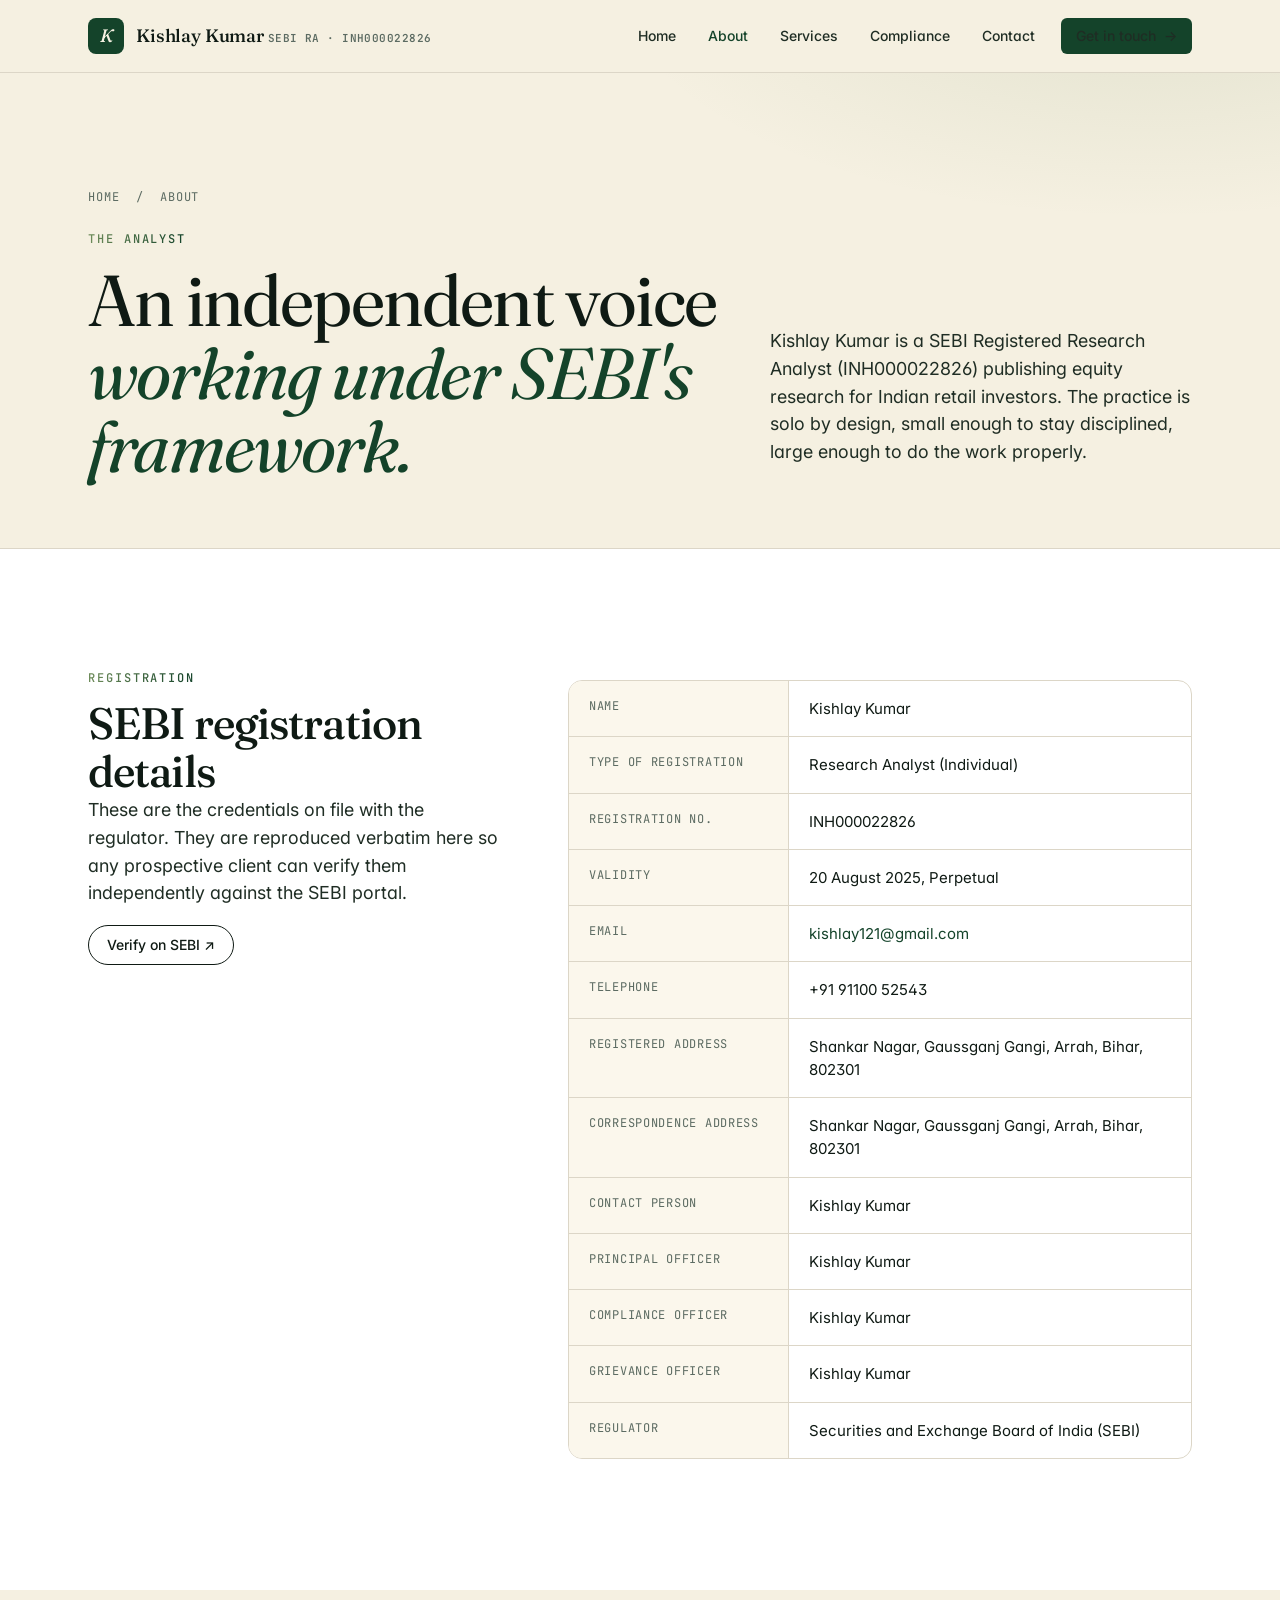
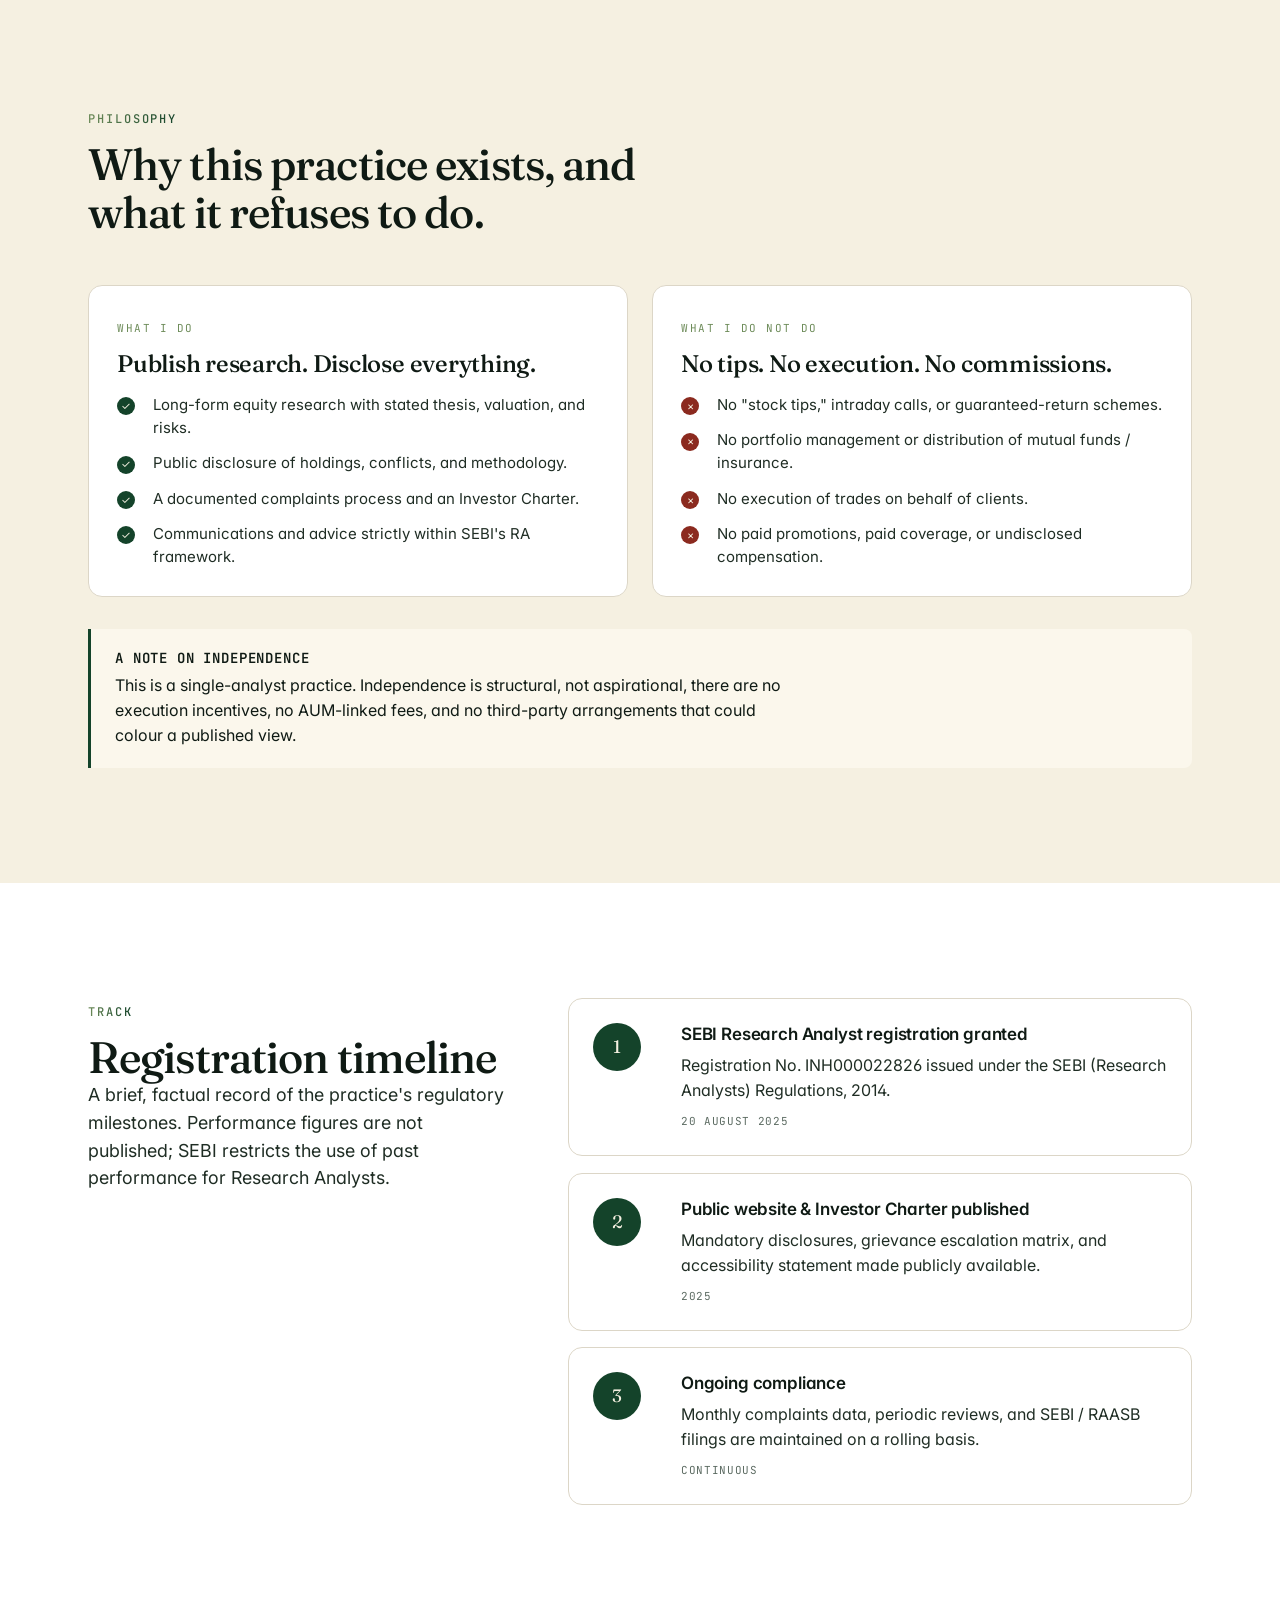
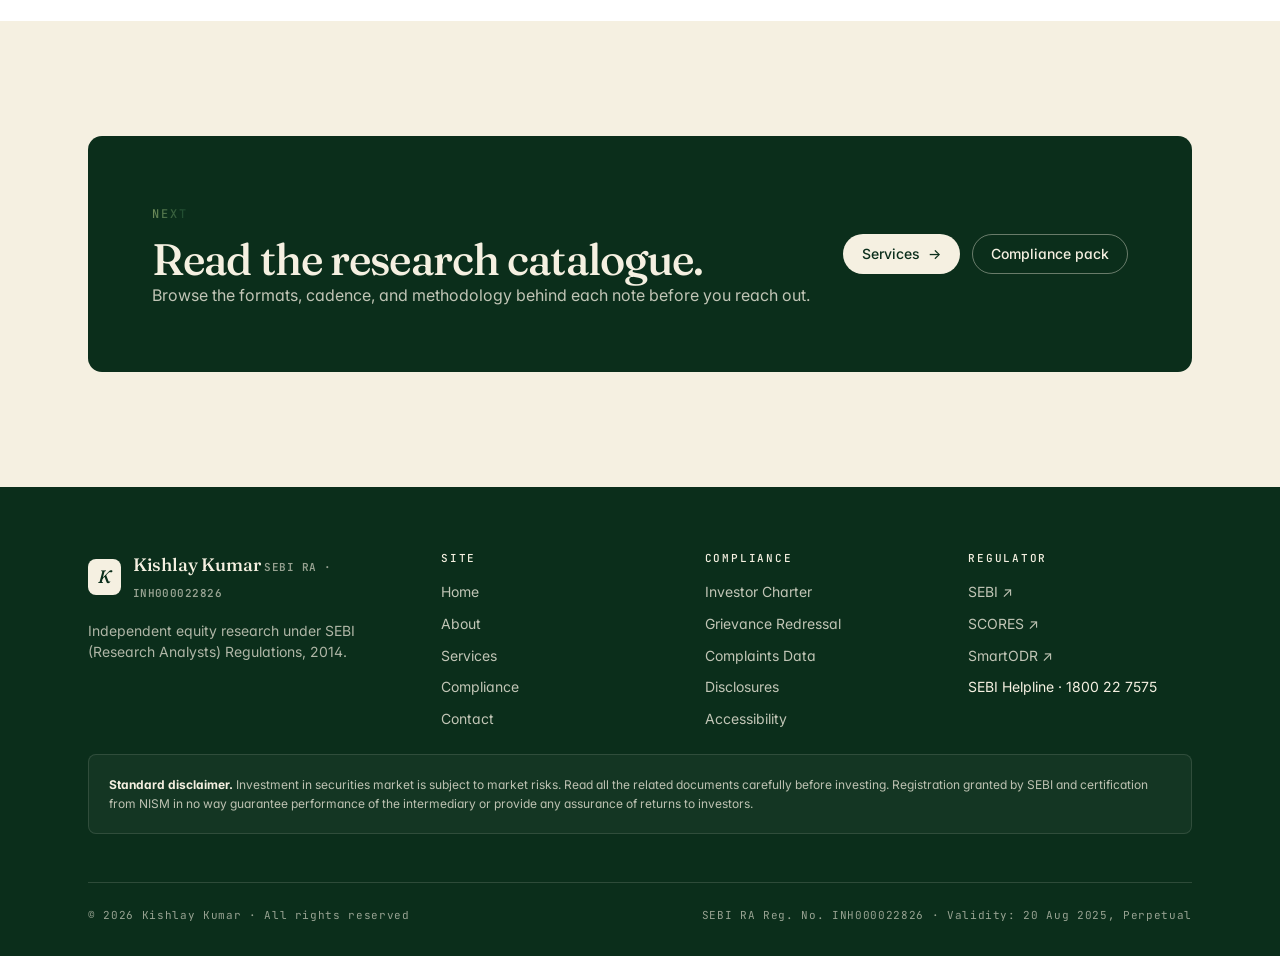
<file: about.html>
<!doctype html>
<html lang="en">
<head>
<meta charset="utf-8" />
<meta name="viewport" content="width=device-width, initial-scale=1" />
<title>About, Kishlay Kumar, SEBI Registered Research Analyst</title>
<meta name="description" content="About Kishlay Kumar, SEBI Registered Research Analyst (INH000022826). Registration details, philosophy, and the regulatory framework that governs every research note." />
<link rel="preconnect" href="https://fonts.googleapis.com" />
<link rel="preconnect" href="https://fonts.gstatic.com" crossorigin />
<link href="https://fonts.googleapis.com/css2?family=Fraunces:ital,opsz,wght@0,9..144,400;0,9..144,500;1,9..144,400&family=Inter:wght@400;500;600&family=JetBrains+Mono:wght@400;500&display=swap" rel="stylesheet" />
<link rel="stylesheet" href="styles.css" />
</head>
<body>
<a class="skip-link" href="#main">Skip to main content</a>

<header class="site-header" role="banner">
  <div class="container header-inner">
    <a class="brand" href="index.html" aria-label="Kishlay Kumar, Home">
      <span class="brand-mark" aria-hidden="true">K</span>
      <span>
        <span class="brand-name">Kishlay Kumar</span>
        <span class="brand-sub">SEBI RA · INH000022826</span>
      </span>
    </a>
    <button class="menu-btn" data-menu-btn aria-label="Toggle navigation" aria-expanded="false">
      <svg width="18" height="14" viewBox="0 0 18 14" aria-hidden="true"><path d="M0 1h18M0 7h18M0 13h18" stroke="currentColor" stroke-width="1.5"/></svg>
    </button>
    <nav class="nav" data-nav aria-label="Primary">
      <a href="index.html">Home</a>
      <a href="about.html" class="is-active">About</a>
      <a href="services.html">Services</a>
      <a href="compliance.html">Compliance</a>
      <a href="contact.html">Contact</a>
      <a class="btn btn--primary btn--sm nav-cta" href="contact.html">Get in touch <span class="arrow">→</span></a>
    </nav>
  </div>
</header>

<main id="main">

  <section class="page-head">
    <div class="container">
      <div class="crumbs"><a href="index.html">Home</a> &nbsp;/&nbsp; About</div>
      <div style="display:grid;grid-template-columns:1.2fr 0.8fr;gap:48px;align-items:end">
        <div>
          <span class="eyebrow">The analyst</span>
          <h1 style="margin-top:14px">An independent voice<br/><span class="serif" style="color:var(--forest)">working under SEBI's framework.</span></h1>
        </div>
        <p class="lead">
          Kishlay Kumar is a SEBI Registered Research Analyst (INH000022826) publishing equity research for Indian retail investors. The practice is solo by design, small enough to stay disciplined, large enough to do the work properly.
        </p>
      </div>
    </div>
  </section>

  <!-- REGISTRATION TABLE -->
  <section class="section section--paper">
    <div class="container">
      <div style="display:grid;grid-template-columns:0.8fr 1.2fr;gap:64px;align-items:start">
        <div>
          <span class="eyebrow">Registration</span>
          <h2 style="margin-top:10px">SEBI registration details</h2>
          <p class="lead">These are the credentials on file with the regulator. They are reproduced verbatim here so any prospective client can verify them independently against the SEBI portal.</p>
          <a class="btn btn--ghost" href="https://www.sebi.gov.in/" target="_blank" rel="noopener">Verify on SEBI ↗</a>
        </div>

        <dl class="regtable" aria-label="Registration details">
          <div class="row"><dt>Name</dt><dd>Kishlay Kumar</dd></div>
          <div class="row"><dt>Type of registration</dt><dd>Research Analyst (Individual)</dd></div>
          <div class="row"><dt>Registration No.</dt><dd>INH000022826</dd></div>
          <div class="row"><dt>Validity</dt><dd>20 August 2025, Perpetual</dd></div>
          <div class="row"><dt>Email</dt><dd><a href="mailto:kishlay121@gmail.com">kishlay121@gmail.com</a></dd></div>
          <div class="row"><dt>Telephone</dt><dd>+91 91100 52543</dd></div>
          <div class="row"><dt>Registered address</dt><dd>Shankar Nagar, Gaussganj Gangi, Arrah, Bihar, 802301</dd></div>
          <div class="row"><dt>Correspondence address</dt><dd>Shankar Nagar, Gaussganj Gangi, Arrah, Bihar, 802301</dd></div>
          <div class="row"><dt>Contact person</dt><dd>Kishlay Kumar</dd></div>
          <div class="row"><dt>Principal Officer</dt><dd>Kishlay Kumar</dd></div>
          <div class="row"><dt>Compliance Officer</dt><dd>Kishlay Kumar</dd></div>
          <div class="row"><dt>Grievance Officer</dt><dd>Kishlay Kumar</dd></div>
          <div class="row"><dt>Regulator</dt><dd>Securities and Exchange Board of India (SEBI)</dd></div>
        </dl>
      </div>
    </div>
  </section>

  <!-- PHILOSOPHY -->
  <section class="section section--cream">
    <div class="container">
      <span class="eyebrow">Philosophy</span>
      <h2 style="margin-top:10px;max-width:22ch">Why this practice exists, and what it refuses to do.</h2>

      <div class="grid grid--2" style="margin-top:48px">
        <article class="card">
          <span class="card-eyebrow">What I do</span>
          <h3 style="margin-top:10px">Publish research. Disclose everything.</h3>
          <ul class="kv-list" style="margin-top:14px">
            <li><span class="check" aria-hidden="true">✓</span><span>Long-form equity research with stated thesis, valuation, and risks.</span></li>
            <li><span class="check" aria-hidden="true">✓</span><span>Public disclosure of holdings, conflicts, and methodology.</span></li>
            <li><span class="check" aria-hidden="true">✓</span><span>A documented complaints process and an Investor Charter.</span></li>
            <li><span class="check" aria-hidden="true">✓</span><span>Communications and advice strictly within SEBI's RA framework.</span></li>
          </ul>
        </article>
        <article class="card">
          <span class="card-eyebrow">What I do not do</span>
          <h3 style="margin-top:10px">No tips. No execution. No commissions.</h3>
          <ul class="kv-list" style="margin-top:14px">
            <li><span class="x" aria-hidden="true">×</span><span>No "stock tips," intraday calls, or guaranteed-return schemes.</span></li>
            <li><span class="x" aria-hidden="true">×</span><span>No portfolio management or distribution of mutual funds / insurance.</span></li>
            <li><span class="x" aria-hidden="true">×</span><span>No execution of trades on behalf of clients.</span></li>
            <li><span class="x" aria-hidden="true">×</span><span>No paid promotions, paid coverage, or undisclosed compensation.</span></li>
          </ul>
        </article>
      </div>

      <div class="notice" style="margin-top:32px">
        <h4>A note on independence</h4>
        <p>This is a single-analyst practice. Independence is structural, not aspirational, there are no execution incentives, no AUM-linked fees, and no third-party arrangements that could colour a published view.</p>
      </div>
    </div>
  </section>

  <!-- TIMELINE -->
  <section class="section section--paper">
    <div class="container">
      <div style="display:grid;grid-template-columns:0.8fr 1.2fr;gap:64px;align-items:start">
        <div>
          <span class="eyebrow">Track</span>
          <h2 style="margin-top:10px">Registration timeline</h2>
          <p class="lead">A brief, factual record of the practice's regulatory milestones. Performance figures are not published; SEBI restricts the use of past performance for Research Analysts.</p>
        </div>
        <ol class="escalation" style="list-style:none;padding:0;margin:0">
          <li class="esc-step">
            <div class="lvl" aria-hidden="true">1</div>
            <div>
              <h4>SEBI Research Analyst registration granted</h4>
              <p>Registration No. INH000022826 issued under the SEBI (Research Analysts) Regulations, 2014.</p>
              <span class="when">20 August 2025</span>
            </div>
          </li>
          <li class="esc-step">
            <div class="lvl" aria-hidden="true">2</div>
            <div>
              <h4>Public website &amp; Investor Charter published</h4>
              <p>Mandatory disclosures, grievance escalation matrix, and accessibility statement made publicly available.</p>
              <span class="when">2025</span>
            </div>
          </li>
          <li class="esc-step">
            <div class="lvl" aria-hidden="true">3</div>
            <div>
              <h4>Ongoing compliance</h4>
              <p>Monthly complaints data, periodic reviews, and SEBI / RAASB filings are maintained on a rolling basis.</p>
              <span class="when">Continuous</span>
            </div>
          </li>
        </ol>
      </div>
    </div>
  </section>

  <!-- CTA -->
  <section class="section section--cream">
    <div class="container">
      <div class="cta-band">
        <div>
          <span class="eyebrow" style="color:#C7D9B6">Next</span>
          <h2 style="margin-top:10px">Read the research catalogue.</h2>
          <p>Browse the formats, cadence, and methodology behind each note before you reach out.</p>
        </div>
        <div style="display:flex;gap:12px;flex-wrap:wrap">
          <a class="btn btn--primary" href="services.html">Services <span class="arrow">→</span></a>
          <a class="btn btn--ghost" href="compliance.html">Compliance pack</a>
        </div>
      </div>
    </div>
  </section>

</main>

<footer class="site-footer" role="contentinfo">
  <div class="container">
    <div class="foot-grid">
      <div class="foot-brand">
        <a class="brand" href="index.html" style="color:var(--cream)">
          <span class="brand-mark" aria-hidden="true">K</span>
          <span>
            <span class="brand-name">Kishlay Kumar</span>
            <span class="brand-sub" style="color:rgba(245,240,225,0.6)">SEBI RA · INH000022826</span>
          </span>
        </a>
        <p style="margin-top:16px;color:rgba(245,240,225,0.7);max-width:34ch;font-size:14px">
          Independent equity research under SEBI (Research Analysts) Regulations, 2014.
        </p>
      </div>
      <div>
        <h4>Site</h4>
        <ul class="foot-list">
          <li><a href="index.html">Home</a></li>
          <li><a href="about.html">About</a></li>
          <li><a href="services.html">Services</a></li>
          <li><a href="compliance.html">Compliance</a></li>
          <li><a href="contact.html">Contact</a></li>
        </ul>
      </div>
      <div>
        <h4>Compliance</h4>
        <ul class="foot-list">
          <li><a href="compliance.html#charter">Investor Charter</a></li>
          <li><a href="compliance.html#grievance">Grievance Redressal</a></li>
          <li><a href="compliance.html#complaints">Complaints Data</a></li>
          <li><a href="compliance.html#disclosures">Disclosures</a></li>
          <li><a href="compliance.html#accessibility">Accessibility</a></li>
        </ul>
      </div>
      <div>
        <h4>Regulator</h4>
        <ul class="foot-list">
          <li><a href="https://www.sebi.gov.in" target="_blank" rel="noopener">SEBI ↗</a></li>
          <li><a href="https://scores.sebi.gov.in/" target="_blank" rel="noopener">SCORES ↗</a></li>
          <li><a href="https://smartodr.in/" target="_blank" rel="noopener">SmartODR ↗</a></li>
          <li>SEBI Helpline · 1800 22 7575</li>
        </ul>
      </div>
    </div>

    <div class="foot-disclaimer">
      <strong style="color:var(--cream)">Standard disclaimer.</strong> Investment in securities market is subject to market risks. Read all the related documents carefully before investing. Registration granted by SEBI and certification from NISM in no way guarantee performance of the intermediary or provide any assurance of returns to investors.
    </div>

    <div class="foot-bottom">
      <span>© <span data-year>2026</span> Kishlay Kumar · All rights reserved</span>
      <span>SEBI RA Reg. No. INH000022826 · Validity: 20 Aug 2025, Perpetual</span>
    </div>
  </div>
</footer>

<script src="script.js"></script>
</body>
</html>
</file>
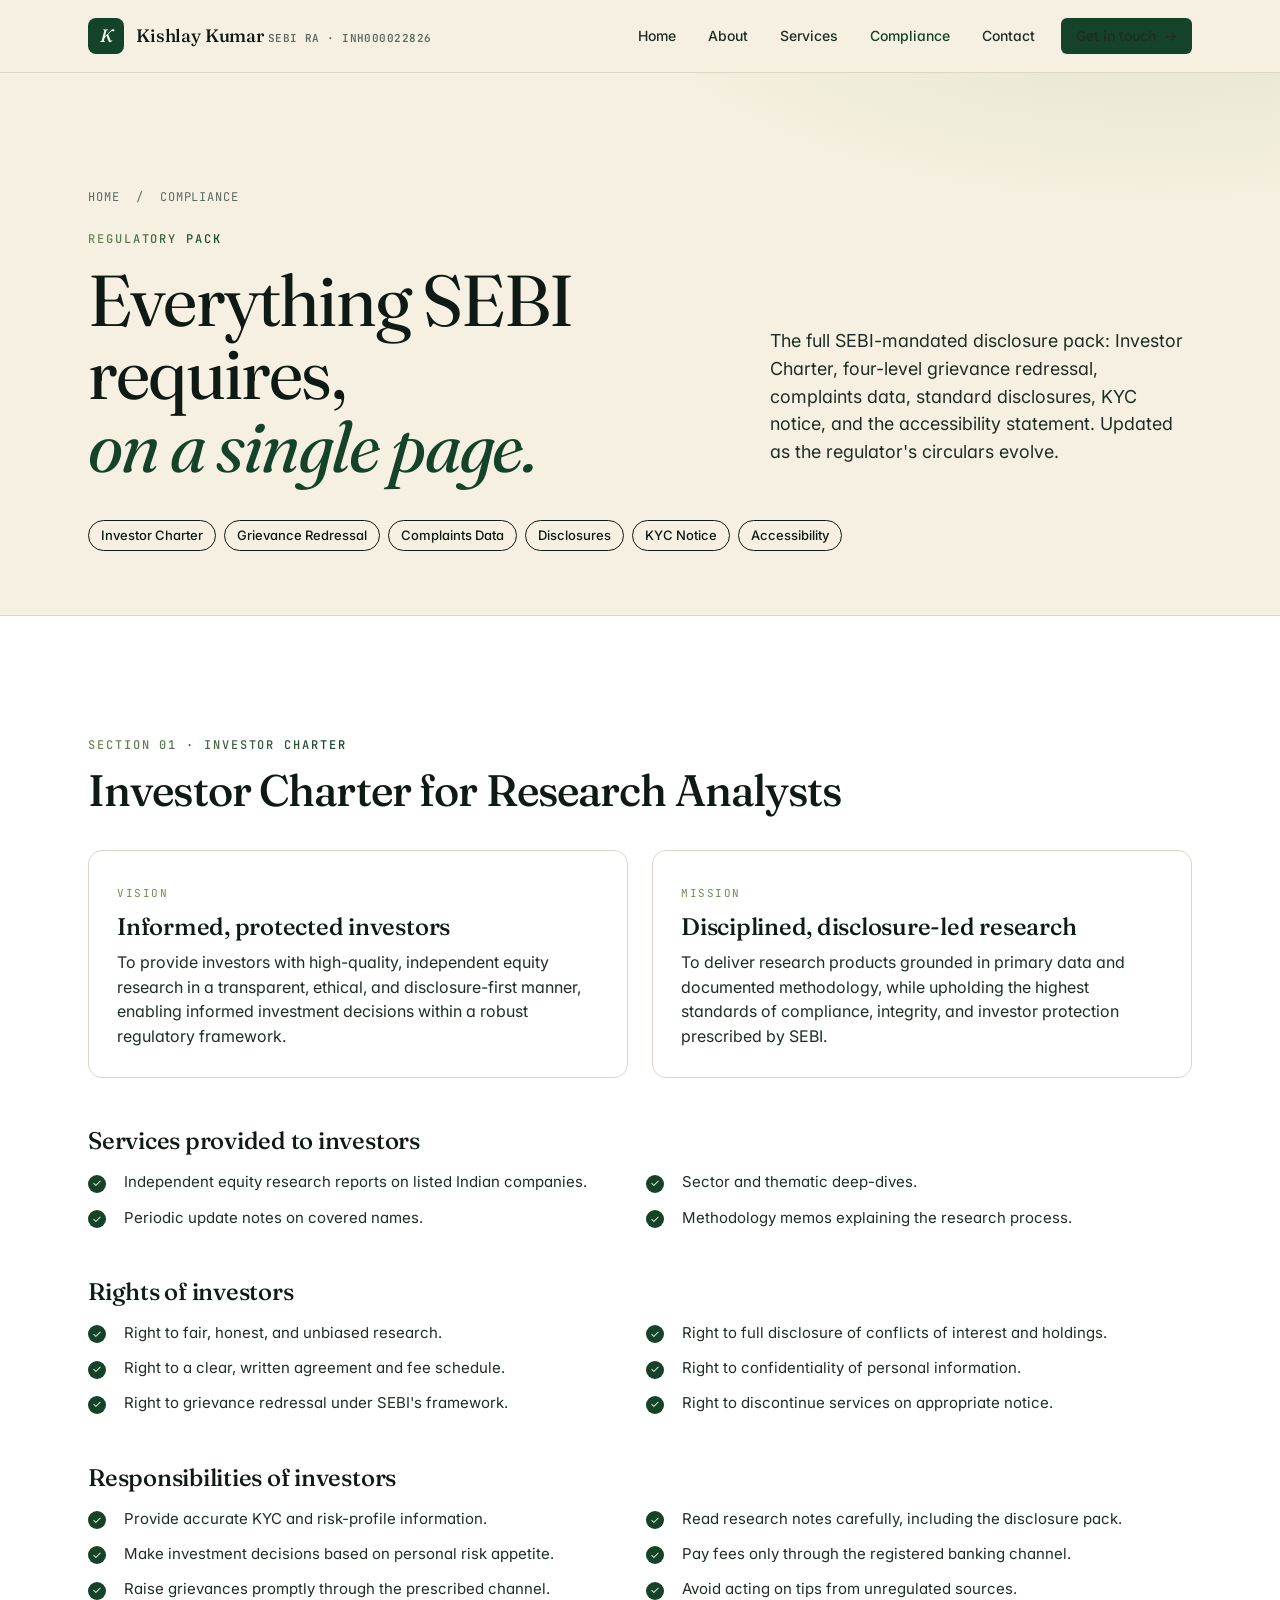
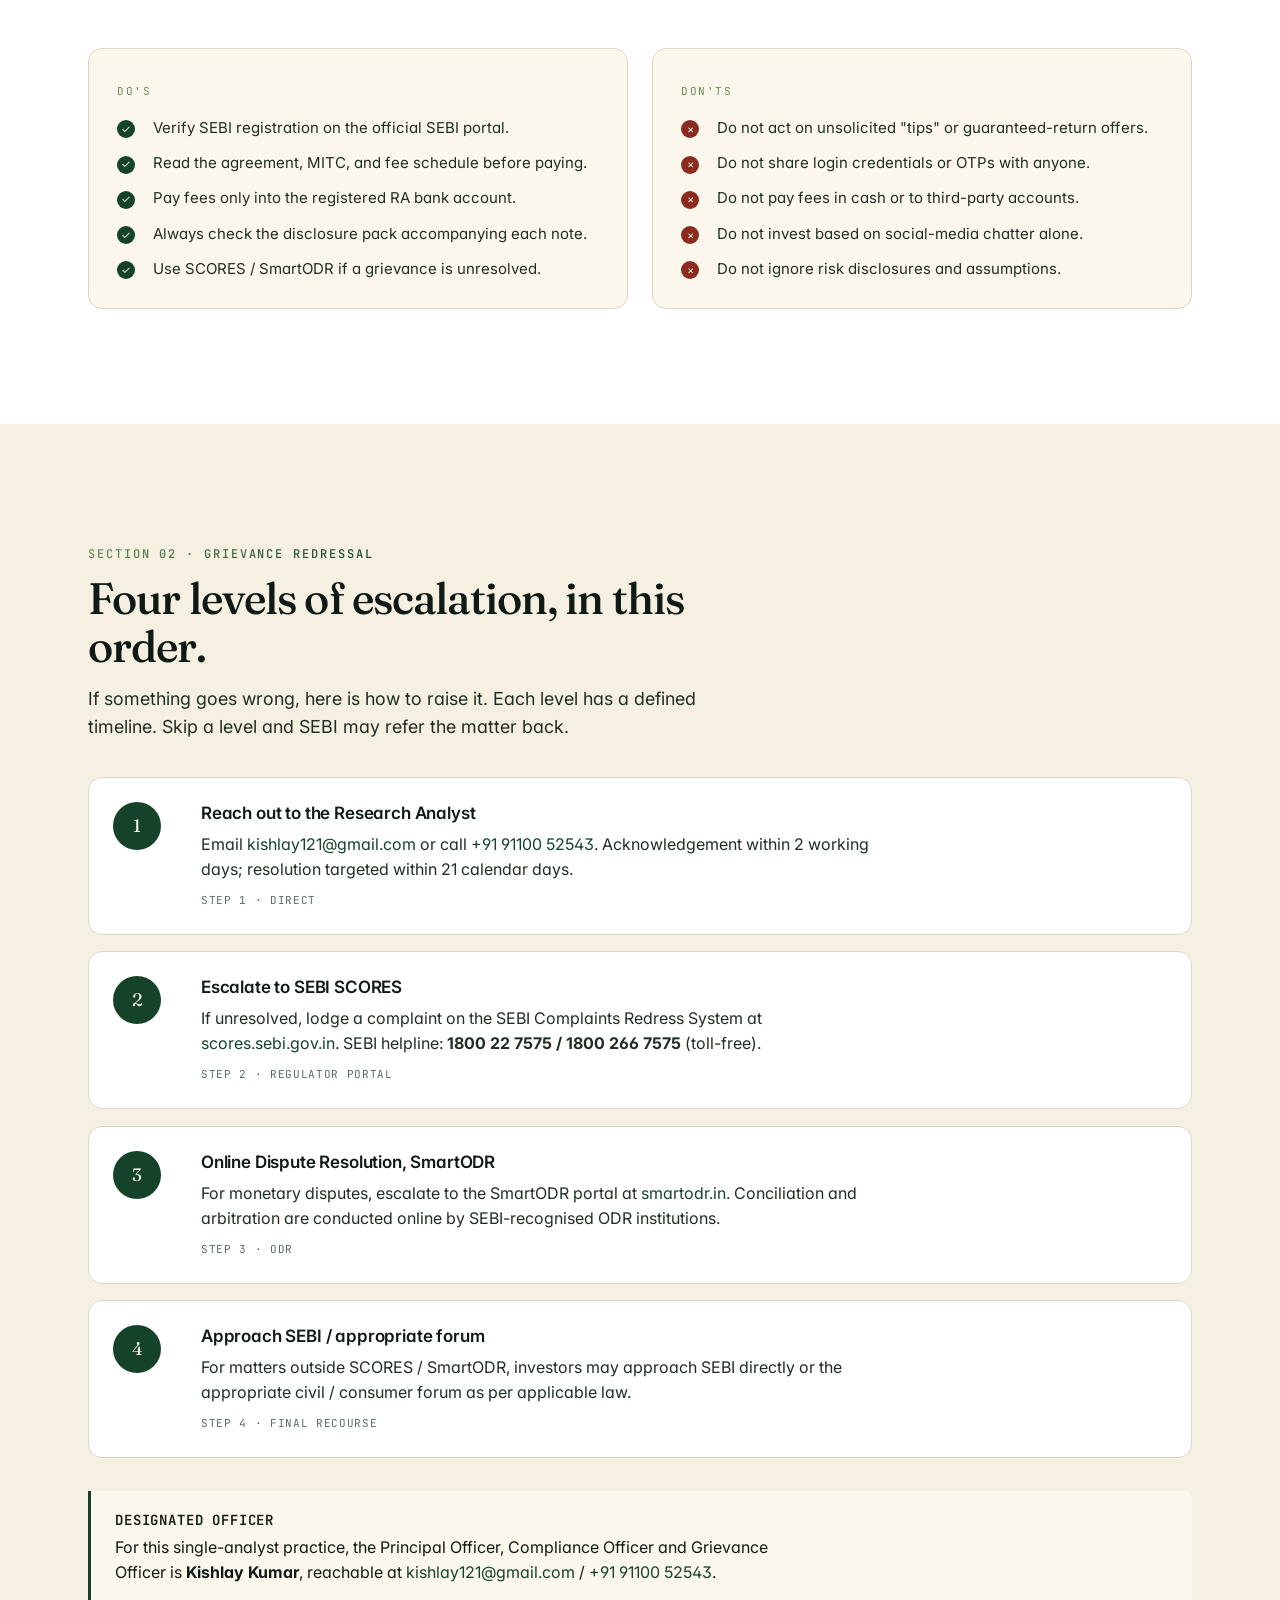
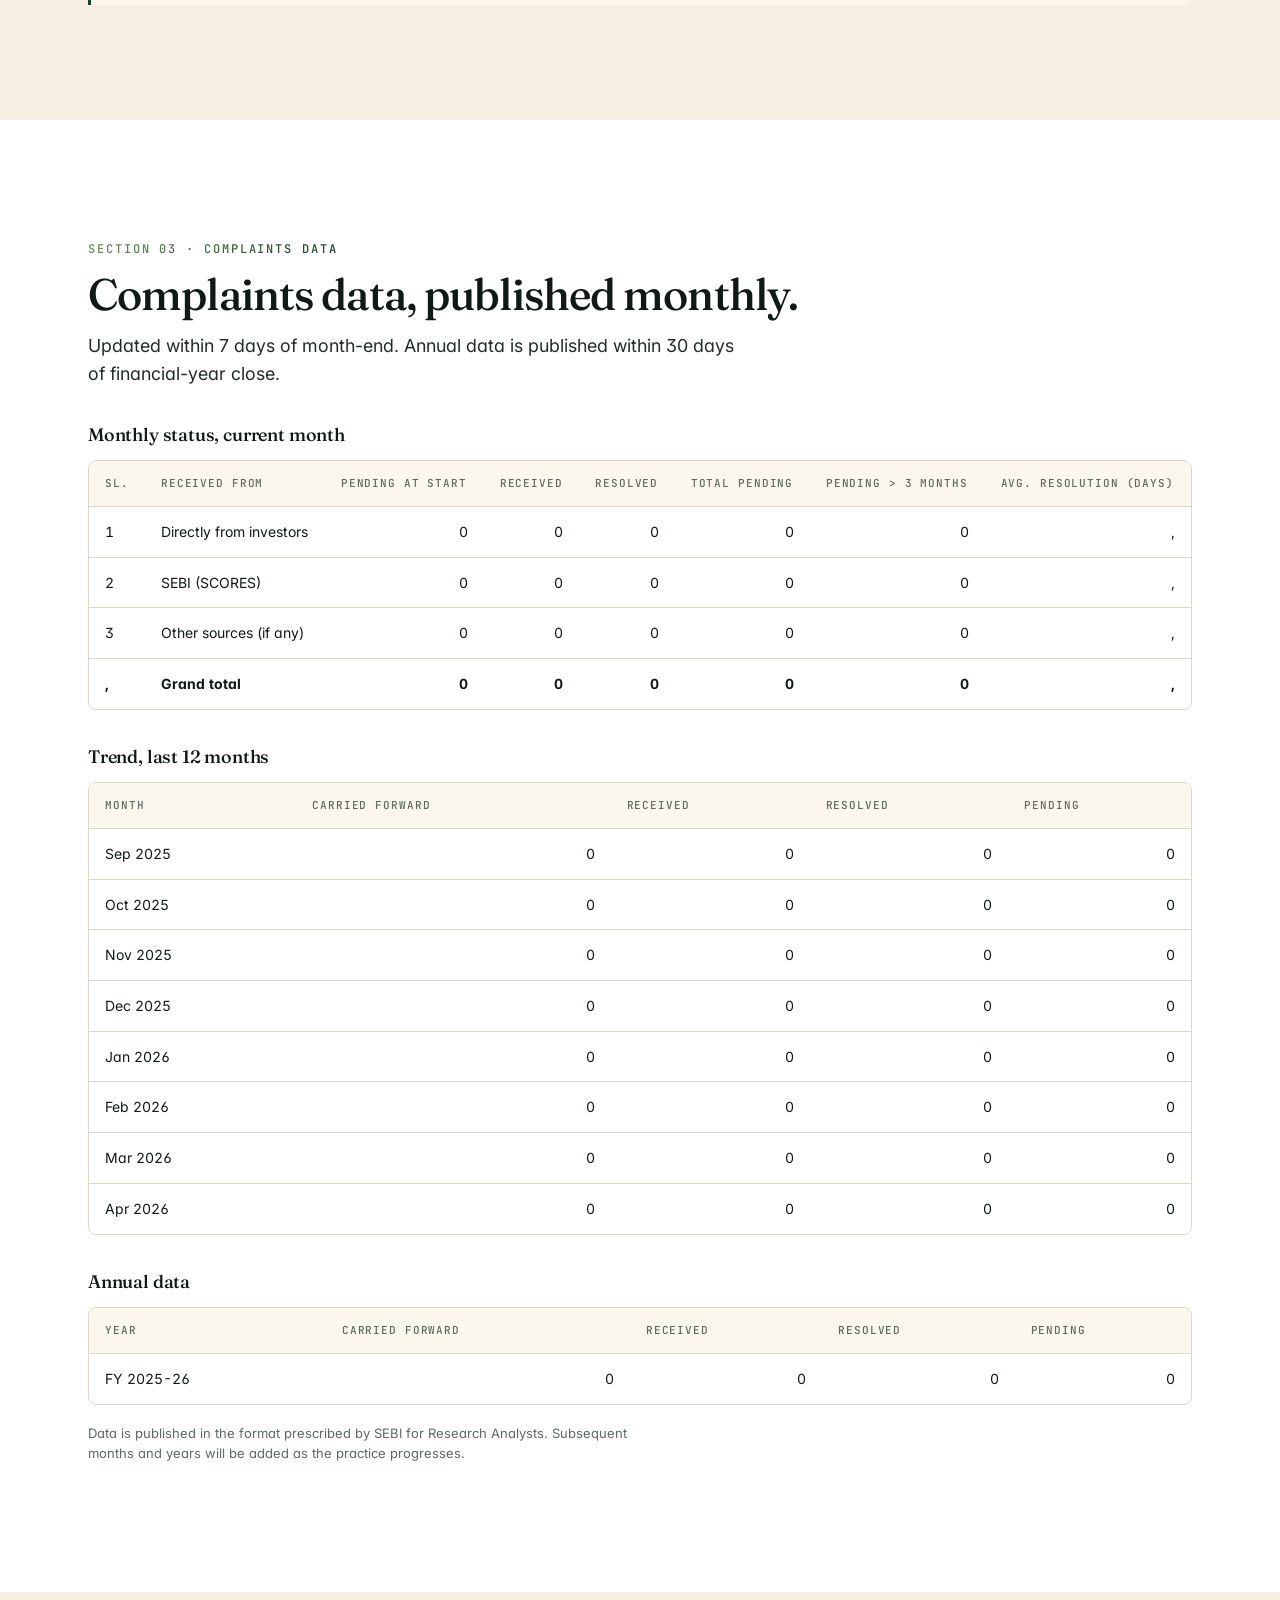
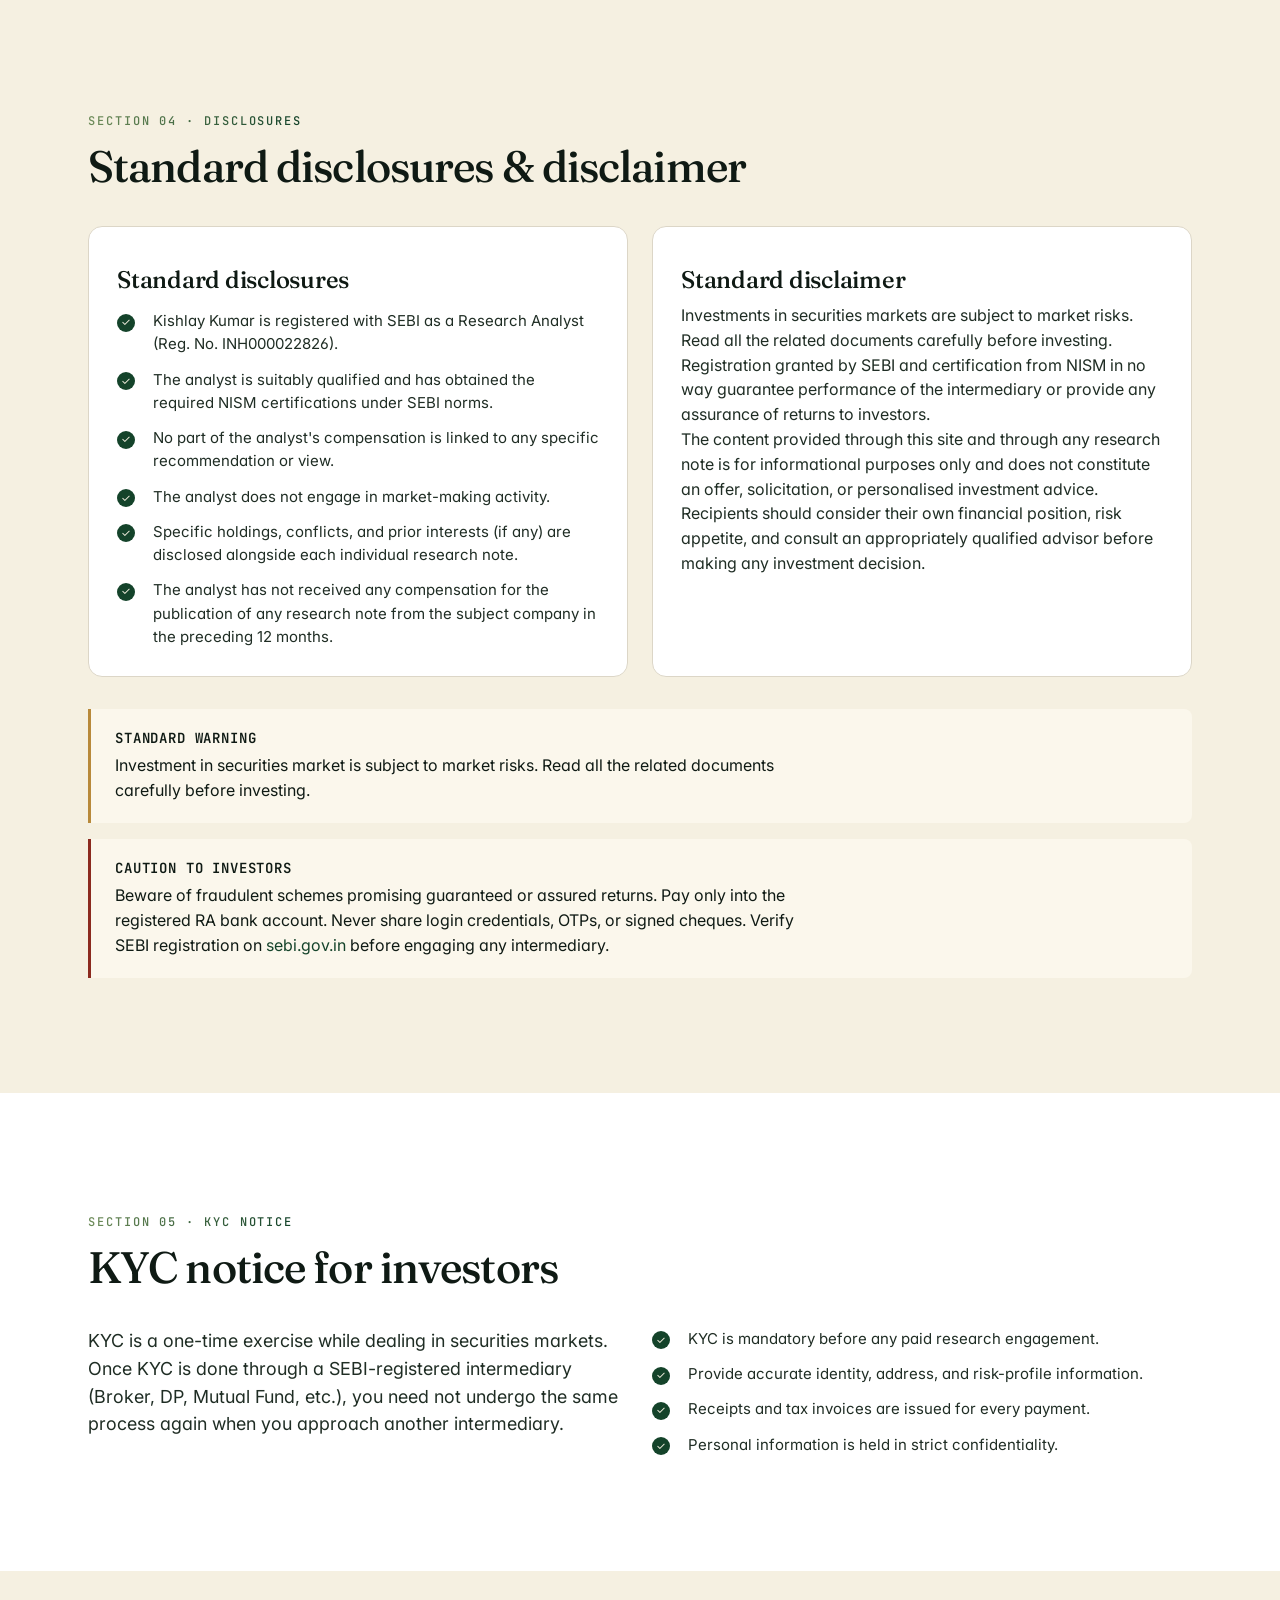
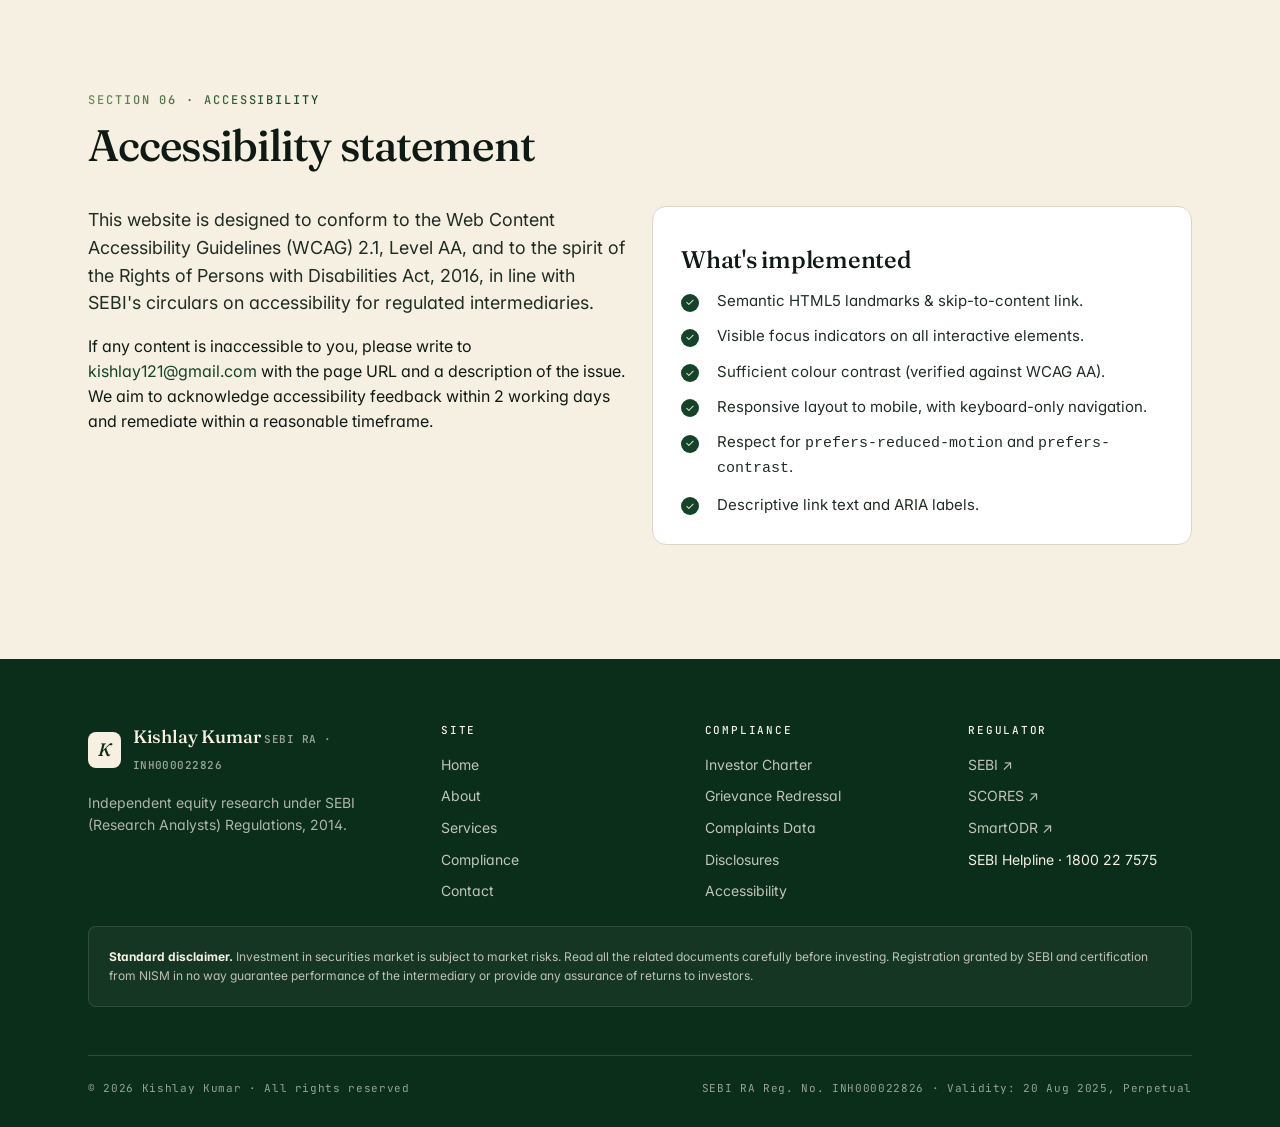
<file: compliance.html>
<!doctype html>
<html lang="en">
<head>
<meta charset="utf-8" />
<meta name="viewport" content="width=device-width, initial-scale=1" />
<title>Compliance, Kishlay Kumar, SEBI Registered Research Analyst</title>
<meta name="description" content="Investor Charter, grievance redressal, complaints data, standard disclosures, KYC notice, and accessibility statement for Kishlay Kumar, SEBI RA INH000022826." />
<link rel="preconnect" href="https://fonts.googleapis.com" />
<link rel="preconnect" href="https://fonts.gstatic.com" crossorigin />
<link href="https://fonts.googleapis.com/css2?family=Fraunces:ital,opsz,wght@0,9..144,400;0,9..144,500;1,9..144,400&family=Inter:wght@400;500;600&family=JetBrains+Mono:wght@400;500&display=swap" rel="stylesheet" />
<link rel="stylesheet" href="styles.css" />
</head>
<body>
<a class="skip-link" href="#main">Skip to main content</a>

<header class="site-header" role="banner">
  <div class="container header-inner">
    <a class="brand" href="index.html" aria-label="Kishlay Kumar, Home">
      <span class="brand-mark" aria-hidden="true">K</span>
      <span>
        <span class="brand-name">Kishlay Kumar</span>
        <span class="brand-sub">SEBI RA · INH000022826</span>
      </span>
    </a>
    <button class="menu-btn" data-menu-btn aria-label="Toggle navigation" aria-expanded="false">
      <svg width="18" height="14" viewBox="0 0 18 14" aria-hidden="true"><path d="M0 1h18M0 7h18M0 13h18" stroke="currentColor" stroke-width="1.5"/></svg>
    </button>
    <nav class="nav" data-nav aria-label="Primary">
      <a href="index.html">Home</a>
      <a href="about.html">About</a>
      <a href="services.html">Services</a>
      <a href="compliance.html" class="is-active">Compliance</a>
      <a href="contact.html">Contact</a>
      <a class="btn btn--primary btn--sm nav-cta" href="contact.html">Get in touch <span class="arrow">→</span></a>
    </nav>
  </div>
</header>

<main id="main">

  <section class="page-head">
    <div class="container">
      <div class="crumbs"><a href="index.html">Home</a> &nbsp;/&nbsp; Compliance</div>
      <div style="display:grid;grid-template-columns:1.2fr 0.8fr;gap:48px;align-items:end">
        <div>
          <span class="eyebrow">Regulatory pack</span>
          <h1 style="margin-top:14px">Everything SEBI requires,<br/><span class="serif" style="color:var(--forest)">on a single page.</span></h1>
        </div>
        <p class="lead">
          The full SEBI-mandated disclosure pack: Investor Charter, four-level grievance redressal, complaints data, standard disclosures, KYC notice, and the accessibility statement. Updated as the regulator's circulars evolve.
        </p>
      </div>

      <nav aria-label="On this page" style="margin-top:36px;display:flex;flex-wrap:wrap;gap:8px">
        <a class="btn btn--sm btn--ghost" href="#charter">Investor Charter</a>
        <a class="btn btn--sm btn--ghost" href="#grievance">Grievance Redressal</a>
        <a class="btn btn--sm btn--ghost" href="#complaints">Complaints Data</a>
        <a class="btn btn--sm btn--ghost" href="#disclosures">Disclosures</a>
        <a class="btn btn--sm btn--ghost" href="#kyc">KYC Notice</a>
        <a class="btn btn--sm btn--ghost" href="#accessibility">Accessibility</a>
      </nav>
    </div>
  </section>

  <!-- INVESTOR CHARTER -->
  <section class="section section--paper" id="charter">
    <div class="container">
      <span class="eyebrow">Section 01 · Investor Charter</span>
      <h2 style="margin-top:10px">Investor Charter for Research Analysts</h2>

      <div class="grid grid--2" style="margin-top:36px">
        <div class="card">
          <span class="card-eyebrow">Vision</span>
          <h3 style="margin-top:8px">Informed, protected investors</h3>
          <p>To provide investors with high-quality, independent equity research in a transparent, ethical, and disclosure-first manner, enabling informed investment decisions within a robust regulatory framework.</p>
        </div>
        <div class="card">
          <span class="card-eyebrow">Mission</span>
          <h3 style="margin-top:8px">Disciplined, disclosure-led research</h3>
          <p>To deliver research products grounded in primary data and documented methodology, while upholding the highest standards of compliance, integrity, and investor protection prescribed by SEBI.</p>
        </div>
      </div>

      <h3 style="margin-top:48px">Services provided to investors</h3>
      <ul class="kv-list" style="margin-top:14px;grid-template-columns:1fr 1fr;display:grid">
        <li><span class="check" aria-hidden="true">✓</span><span>Independent equity research reports on listed Indian companies.</span></li>
        <li><span class="check" aria-hidden="true">✓</span><span>Sector and thematic deep-dives.</span></li>
        <li><span class="check" aria-hidden="true">✓</span><span>Periodic update notes on covered names.</span></li>
        <li><span class="check" aria-hidden="true">✓</span><span>Methodology memos explaining the research process.</span></li>
      </ul>

      <h3 style="margin-top:48px">Rights of investors</h3>
      <ul class="kv-list" style="margin-top:14px;grid-template-columns:1fr 1fr;display:grid">
        <li><span class="check" aria-hidden="true">✓</span><span>Right to fair, honest, and unbiased research.</span></li>
        <li><span class="check" aria-hidden="true">✓</span><span>Right to full disclosure of conflicts of interest and holdings.</span></li>
        <li><span class="check" aria-hidden="true">✓</span><span>Right to a clear, written agreement and fee schedule.</span></li>
        <li><span class="check" aria-hidden="true">✓</span><span>Right to confidentiality of personal information.</span></li>
        <li><span class="check" aria-hidden="true">✓</span><span>Right to grievance redressal under SEBI's framework.</span></li>
        <li><span class="check" aria-hidden="true">✓</span><span>Right to discontinue services on appropriate notice.</span></li>
      </ul>

      <h3 style="margin-top:48px">Responsibilities of investors</h3>
      <ul class="kv-list" style="margin-top:14px;grid-template-columns:1fr 1fr;display:grid">
        <li><span class="check" aria-hidden="true">✓</span><span>Provide accurate KYC and risk-profile information.</span></li>
        <li><span class="check" aria-hidden="true">✓</span><span>Read research notes carefully, including the disclosure pack.</span></li>
        <li><span class="check" aria-hidden="true">✓</span><span>Make investment decisions based on personal risk appetite.</span></li>
        <li><span class="check" aria-hidden="true">✓</span><span>Pay fees only through the registered banking channel.</span></li>
        <li><span class="check" aria-hidden="true">✓</span><span>Raise grievances promptly through the prescribed channel.</span></li>
        <li><span class="check" aria-hidden="true">✓</span><span>Avoid acting on tips from unregulated sources.</span></li>
      </ul>

      <div class="grid grid--2" style="margin-top:48px">
        <div class="card card--cream">
          <span class="card-eyebrow">Do's</span>
          <ul class="kv-list" style="margin-top:14px">
            <li><span class="check" aria-hidden="true">✓</span><span>Verify SEBI registration on the official SEBI portal.</span></li>
            <li><span class="check" aria-hidden="true">✓</span><span>Read the agreement, MITC, and fee schedule before paying.</span></li>
            <li><span class="check" aria-hidden="true">✓</span><span>Pay fees only into the registered RA bank account.</span></li>
            <li><span class="check" aria-hidden="true">✓</span><span>Always check the disclosure pack accompanying each note.</span></li>
            <li><span class="check" aria-hidden="true">✓</span><span>Use SCORES / SmartODR if a grievance is unresolved.</span></li>
          </ul>
        </div>
        <div class="card card--cream">
          <span class="card-eyebrow">Don'ts</span>
          <ul class="kv-list" style="margin-top:14px">
            <li><span class="x" aria-hidden="true">×</span><span>Do not act on unsolicited "tips" or guaranteed-return offers.</span></li>
            <li><span class="x" aria-hidden="true">×</span><span>Do not share login credentials or OTPs with anyone.</span></li>
            <li><span class="x" aria-hidden="true">×</span><span>Do not pay fees in cash or to third-party accounts.</span></li>
            <li><span class="x" aria-hidden="true">×</span><span>Do not invest based on social-media chatter alone.</span></li>
            <li><span class="x" aria-hidden="true">×</span><span>Do not ignore risk disclosures and assumptions.</span></li>
          </ul>
        </div>
      </div>
    </div>
  </section>

  <!-- GRIEVANCE -->
  <section class="section section--cream" id="grievance">
    <div class="container">
      <span class="eyebrow">Section 02 · Grievance Redressal</span>
      <h2 style="margin-top:10px;max-width:22ch">Four levels of escalation, in this order.</h2>
      <p class="lead" style="margin-top:14px">If something goes wrong, here is how to raise it. Each level has a defined timeline. Skip a level and SEBI may refer the matter back.</p>

      <ol class="escalation" style="list-style:none;padding:0;margin:36px 0 0">
        <li class="esc-step">
          <div class="lvl" aria-hidden="true">1</div>
          <div>
            <h4>Reach out to the Research Analyst</h4>
            <p>Email <a href="mailto:kishlay121@gmail.com">kishlay121@gmail.com</a> or call <a href="tel:+919110052543">+91 91100 52543</a>. Acknowledgement within 2 working days; resolution targeted within 21 calendar days.</p>
            <span class="when">Step 1 · Direct</span>
          </div>
        </li>
        <li class="esc-step">
          <div class="lvl" aria-hidden="true">2</div>
          <div>
            <h4>Escalate to SEBI SCORES</h4>
            <p>If unresolved, lodge a complaint on the SEBI Complaints Redress System at <a href="https://scores.sebi.gov.in/" target="_blank" rel="noopener">scores.sebi.gov.in</a>. SEBI helpline: <strong>1800 22 7575 / 1800 266 7575</strong> (toll-free).</p>
            <span class="when">Step 2 · Regulator portal</span>
          </div>
        </li>
        <li class="esc-step">
          <div class="lvl" aria-hidden="true">3</div>
          <div>
            <h4>Online Dispute Resolution, SmartODR</h4>
            <p>For monetary disputes, escalate to the SmartODR portal at <a href="https://smartodr.in/" target="_blank" rel="noopener">smartodr.in</a>. Conciliation and arbitration are conducted online by SEBI-recognised ODR institutions.</p>
            <span class="when">Step 3 · ODR</span>
          </div>
        </li>
        <li class="esc-step">
          <div class="lvl" aria-hidden="true">4</div>
          <div>
            <h4>Approach SEBI / appropriate forum</h4>
            <p>For matters outside SCORES / SmartODR, investors may approach SEBI directly or the appropriate civil / consumer forum as per applicable law.</p>
            <span class="when">Step 4 · Final recourse</span>
          </div>
        </li>
      </ol>

      <div class="notice" style="margin-top:32px">
        <h4>Designated officer</h4>
        <p>For this single-analyst practice, the Principal Officer, Compliance Officer and Grievance Officer is <strong>Kishlay Kumar</strong>, reachable at <a href="mailto:kishlay121@gmail.com">kishlay121@gmail.com</a> / <a href="tel:+919110052543">+91 91100 52543</a>.</p>
      </div>
    </div>
  </section>

  <!-- COMPLAINTS DATA -->
  <section class="section section--paper" id="complaints">
    <div class="container">
      <span class="eyebrow">Section 03 · Complaints Data</span>
      <h2 style="margin-top:10px">Complaints data, published monthly.</h2>
      <p class="lead" style="margin-top:14px">Updated within 7 days of month-end. Annual data is published within 30 days of financial-year close.</p>

      <h3 style="margin-top:36px;font-size:18px">Monthly status, current month</h3>
      <div class="tbl-wrap" style="margin-top:14px">
        <table class="data" aria-label="Monthly complaints data">
          <thead>
            <tr>
              <th>Sl.</th>
              <th>Received from</th>
              <th class="num">Pending at start</th>
              <th class="num">Received</th>
              <th class="num">Resolved</th>
              <th class="num">Total pending</th>
              <th class="num">Pending &gt; 3 months</th>
              <th class="num">Avg. resolution (days)</th>
            </tr>
          </thead>
          <tbody>
            <tr><td>1</td><td>Directly from investors</td><td class="num">0</td><td class="num">0</td><td class="num">0</td><td class="num">0</td><td class="num">0</td><td class="num">,</td></tr>
            <tr><td>2</td><td>SEBI (SCORES)</td><td class="num">0</td><td class="num">0</td><td class="num">0</td><td class="num">0</td><td class="num">0</td><td class="num">,</td></tr>
            <tr><td>3</td><td>Other sources (if any)</td><td class="num">0</td><td class="num">0</td><td class="num">0</td><td class="num">0</td><td class="num">0</td><td class="num">,</td></tr>
            <tr><td><strong>,</strong></td><td><strong>Grand total</strong></td><td class="num"><strong>0</strong></td><td class="num"><strong>0</strong></td><td class="num"><strong>0</strong></td><td class="num"><strong>0</strong></td><td class="num"><strong>0</strong></td><td class="num"><strong>,</strong></td></tr>
          </tbody>
        </table>
      </div>

      <h3 style="margin-top:36px;font-size:18px">Trend, last 12 months</h3>
      <div class="tbl-wrap" style="margin-top:14px">
        <table class="data" aria-label="Trend of complaints, last 12 months">
          <thead>
            <tr>
              <th>Month</th>
              <th class="num">Carried forward</th>
              <th class="num">Received</th>
              <th class="num">Resolved</th>
              <th class="num">Pending</th>
            </tr>
          </thead>
          <tbody>
            <tr><td>Sep 2025</td><td class="num">0</td><td class="num">0</td><td class="num">0</td><td class="num">0</td></tr>
            <tr><td>Oct 2025</td><td class="num">0</td><td class="num">0</td><td class="num">0</td><td class="num">0</td></tr>
            <tr><td>Nov 2025</td><td class="num">0</td><td class="num">0</td><td class="num">0</td><td class="num">0</td></tr>
            <tr><td>Dec 2025</td><td class="num">0</td><td class="num">0</td><td class="num">0</td><td class="num">0</td></tr>
            <tr><td>Jan 2026</td><td class="num">0</td><td class="num">0</td><td class="num">0</td><td class="num">0</td></tr>
            <tr><td>Feb 2026</td><td class="num">0</td><td class="num">0</td><td class="num">0</td><td class="num">0</td></tr>
            <tr><td>Mar 2026</td><td class="num">0</td><td class="num">0</td><td class="num">0</td><td class="num">0</td></tr>
            <tr><td>Apr 2026</td><td class="num">0</td><td class="num">0</td><td class="num">0</td><td class="num">0</td></tr>
          </tbody>
        </table>
      </div>

      <h3 style="margin-top:36px;font-size:18px">Annual data</h3>
      <div class="tbl-wrap" style="margin-top:14px">
        <table class="data" aria-label="Annual complaints data">
          <thead>
            <tr>
              <th>Year</th>
              <th class="num">Carried forward</th>
              <th class="num">Received</th>
              <th class="num">Resolved</th>
              <th class="num">Pending</th>
            </tr>
          </thead>
          <tbody>
            <tr><td>FY 2025-26</td><td class="num">0</td><td class="num">0</td><td class="num">0</td><td class="num">0</td></tr>
          </tbody>
        </table>
      </div>

      <p style="margin-top:18px;color:var(--muted);font-size:13px">Data is published in the format prescribed by SEBI for Research Analysts. Subsequent months and years will be added as the practice progresses.</p>
    </div>
  </section>

  <!-- DISCLOSURES -->
  <section class="section section--cream" id="disclosures">
    <div class="container">
      <span class="eyebrow">Section 04 · Disclosures</span>
      <h2 style="margin-top:10px">Standard disclosures &amp; disclaimer</h2>

      <div class="grid grid--2" style="margin-top:36px">
        <div class="card">
          <h3>Standard disclosures</h3>
          <ul class="kv-list" style="margin-top:14px">
            <li><span class="check" aria-hidden="true">✓</span><span>Kishlay Kumar is registered with SEBI as a Research Analyst (Reg. No. INH000022826).</span></li>
            <li><span class="check" aria-hidden="true">✓</span><span>The analyst is suitably qualified and has obtained the required NISM certifications under SEBI norms.</span></li>
            <li><span class="check" aria-hidden="true">✓</span><span>No part of the analyst's compensation is linked to any specific recommendation or view.</span></li>
            <li><span class="check" aria-hidden="true">✓</span><span>The analyst does not engage in market-making activity.</span></li>
            <li><span class="check" aria-hidden="true">✓</span><span>Specific holdings, conflicts, and prior interests (if any) are disclosed alongside each individual research note.</span></li>
            <li><span class="check" aria-hidden="true">✓</span><span>The analyst has not received any compensation for the publication of any research note from the subject company in the preceding 12 months.</span></li>
          </ul>
        </div>
        <div class="card">
          <h3>Standard disclaimer</h3>
          <p>Investments in securities markets are subject to market risks. Read all the related documents carefully before investing. Registration granted by SEBI and certification from NISM in no way guarantee performance of the intermediary or provide any assurance of returns to investors.</p>
          <p>The content provided through this site and through any research note is for informational purposes only and does not constitute an offer, solicitation, or personalised investment advice. Recipients should consider their own financial position, risk appetite, and consult an appropriately qualified advisor before making any investment decision.</p>
        </div>
      </div>

      <div class="notice notice--warn" style="margin-top:32px">
        <h4>Standard warning</h4>
        <p>Investment in securities market is subject to market risks. Read all the related documents carefully before investing.</p>
      </div>

      <div class="notice notice--danger" style="margin-top:16px">
        <h4>Caution to investors</h4>
        <p>Beware of fraudulent schemes promising guaranteed or assured returns. Pay only into the registered RA bank account. Never share login credentials, OTPs, or signed cheques. Verify SEBI registration on <a href="https://www.sebi.gov.in/" target="_blank" rel="noopener">sebi.gov.in</a> before engaging any intermediary.</p>
      </div>
    </div>
  </section>

  <!-- KYC -->
  <section class="section section--paper" id="kyc">
    <div class="container">
      <span class="eyebrow">Section 05 · KYC Notice</span>
      <h2 style="margin-top:10px">KYC notice for investors</h2>

      <div class="grid grid--2" style="margin-top:36px;align-items:start">
        <p class="lead">
          KYC is a one-time exercise while dealing in securities markets. Once KYC is done through a SEBI-registered intermediary (Broker, DP, Mutual Fund, etc.), you need not undergo the same process again when you approach another intermediary.
        </p>
        <ul class="kv-list">
          <li><span class="check" aria-hidden="true">✓</span><span>KYC is mandatory before any paid research engagement.</span></li>
          <li><span class="check" aria-hidden="true">✓</span><span>Provide accurate identity, address, and risk-profile information.</span></li>
          <li><span class="check" aria-hidden="true">✓</span><span>Receipts and tax invoices are issued for every payment.</span></li>
          <li><span class="check" aria-hidden="true">✓</span><span>Personal information is held in strict confidentiality.</span></li>
        </ul>
      </div>
    </div>
  </section>

  <!-- ACCESSIBILITY -->
  <section class="section section--cream" id="accessibility">
    <div class="container">
      <span class="eyebrow">Section 06 · Accessibility</span>
      <h2 style="margin-top:10px">Accessibility statement</h2>

      <div class="grid grid--2" style="margin-top:36px;align-items:start">
        <div>
          <p class="lead">
            This website is designed to conform to the Web Content Accessibility Guidelines (WCAG) 2.1, Level AA, and to the spirit of the Rights of Persons with Disabilities Act, 2016, in line with SEBI's circulars on accessibility for regulated intermediaries.
          </p>
          <p>If any content is inaccessible to you, please write to <a href="mailto:kishlay121@gmail.com">kishlay121@gmail.com</a> with the page URL and a description of the issue. We aim to acknowledge accessibility feedback within 2 working days and remediate within a reasonable timeframe.</p>
        </div>
        <div class="card">
          <h3>What's implemented</h3>
          <ul class="kv-list" style="margin-top:14px">
            <li><span class="check" aria-hidden="true">✓</span><span>Semantic HTML5 landmarks &amp; skip-to-content link.</span></li>
            <li><span class="check" aria-hidden="true">✓</span><span>Visible focus indicators on all interactive elements.</span></li>
            <li><span class="check" aria-hidden="true">✓</span><span>Sufficient colour contrast (verified against WCAG AA).</span></li>
            <li><span class="check" aria-hidden="true">✓</span><span>Responsive layout to mobile, with keyboard-only navigation.</span></li>
            <li><span class="check" aria-hidden="true">✓</span><span>Respect for <code>prefers-reduced-motion</code> and <code>prefers-contrast</code>.</span></li>
            <li><span class="check" aria-hidden="true">✓</span><span>Descriptive link text and ARIA labels.</span></li>
          </ul>
        </div>
      </div>
    </div>
  </section>

</main>

<footer class="site-footer" role="contentinfo">
  <div class="container">
    <div class="foot-grid">
      <div class="foot-brand">
        <a class="brand" href="index.html" style="color:var(--cream)">
          <span class="brand-mark" aria-hidden="true">K</span>
          <span>
            <span class="brand-name">Kishlay Kumar</span>
            <span class="brand-sub" style="color:rgba(245,240,225,0.6)">SEBI RA · INH000022826</span>
          </span>
        </a>
        <p style="margin-top:16px;color:rgba(245,240,225,0.7);max-width:34ch;font-size:14px">
          Independent equity research under SEBI (Research Analysts) Regulations, 2014.
        </p>
      </div>
      <div>
        <h4>Site</h4>
        <ul class="foot-list">
          <li><a href="index.html">Home</a></li>
          <li><a href="about.html">About</a></li>
          <li><a href="services.html">Services</a></li>
          <li><a href="compliance.html">Compliance</a></li>
          <li><a href="contact.html">Contact</a></li>
        </ul>
      </div>
      <div>
        <h4>Compliance</h4>
        <ul class="foot-list">
          <li><a href="#charter">Investor Charter</a></li>
          <li><a href="#grievance">Grievance Redressal</a></li>
          <li><a href="#complaints">Complaints Data</a></li>
          <li><a href="#disclosures">Disclosures</a></li>
          <li><a href="#accessibility">Accessibility</a></li>
        </ul>
      </div>
      <div>
        <h4>Regulator</h4>
        <ul class="foot-list">
          <li><a href="https://www.sebi.gov.in" target="_blank" rel="noopener">SEBI ↗</a></li>
          <li><a href="https://scores.sebi.gov.in/" target="_blank" rel="noopener">SCORES ↗</a></li>
          <li><a href="https://smartodr.in/" target="_blank" rel="noopener">SmartODR ↗</a></li>
          <li>SEBI Helpline · 1800 22 7575</li>
        </ul>
      </div>
    </div>

    <div class="foot-disclaimer">
      <strong style="color:var(--cream)">Standard disclaimer.</strong> Investment in securities market is subject to market risks. Read all the related documents carefully before investing. Registration granted by SEBI and certification from NISM in no way guarantee performance of the intermediary or provide any assurance of returns to investors.
    </div>

    <div class="foot-bottom">
      <span>© <span data-year>2026</span> Kishlay Kumar · All rights reserved</span>
      <span>SEBI RA Reg. No. INH000022826 · Validity: 20 Aug 2025, Perpetual</span>
    </div>
  </div>
</footer>

<script src="script.js"></script>
</body>
</html>
</file>
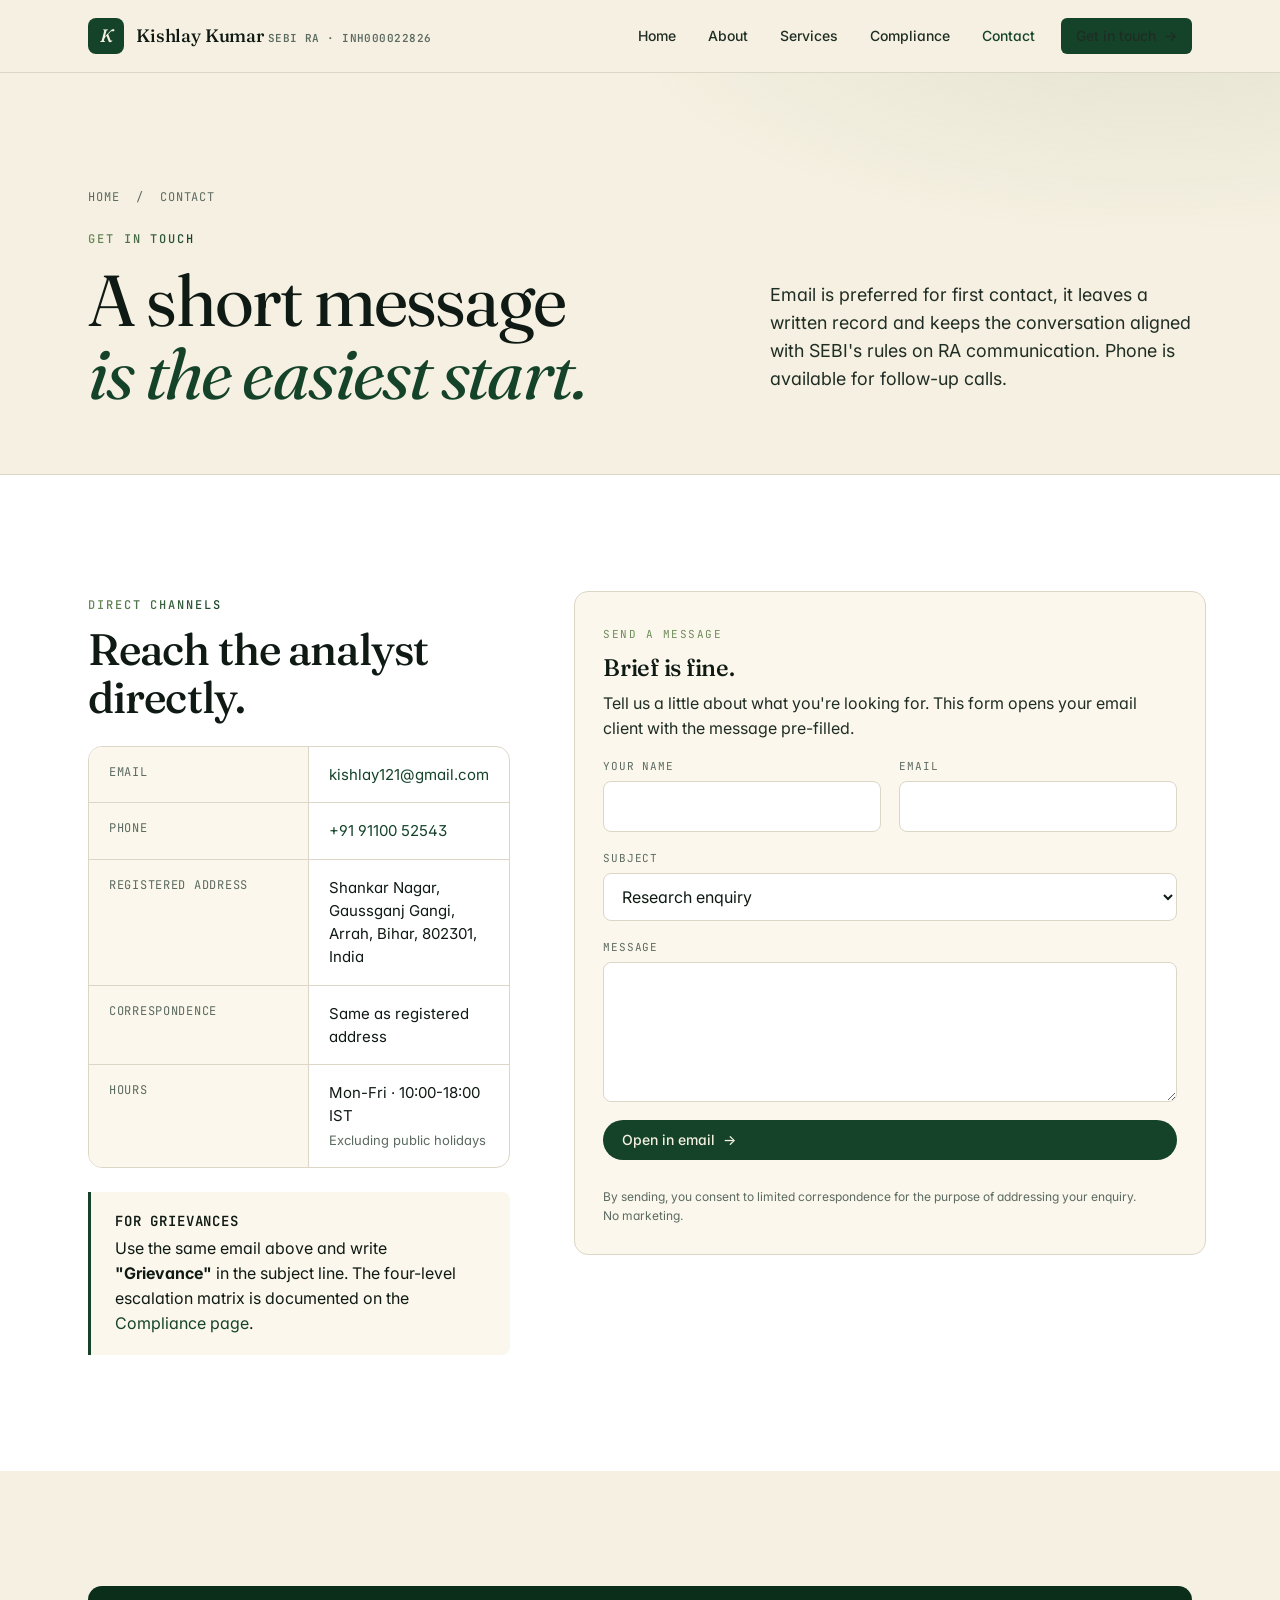
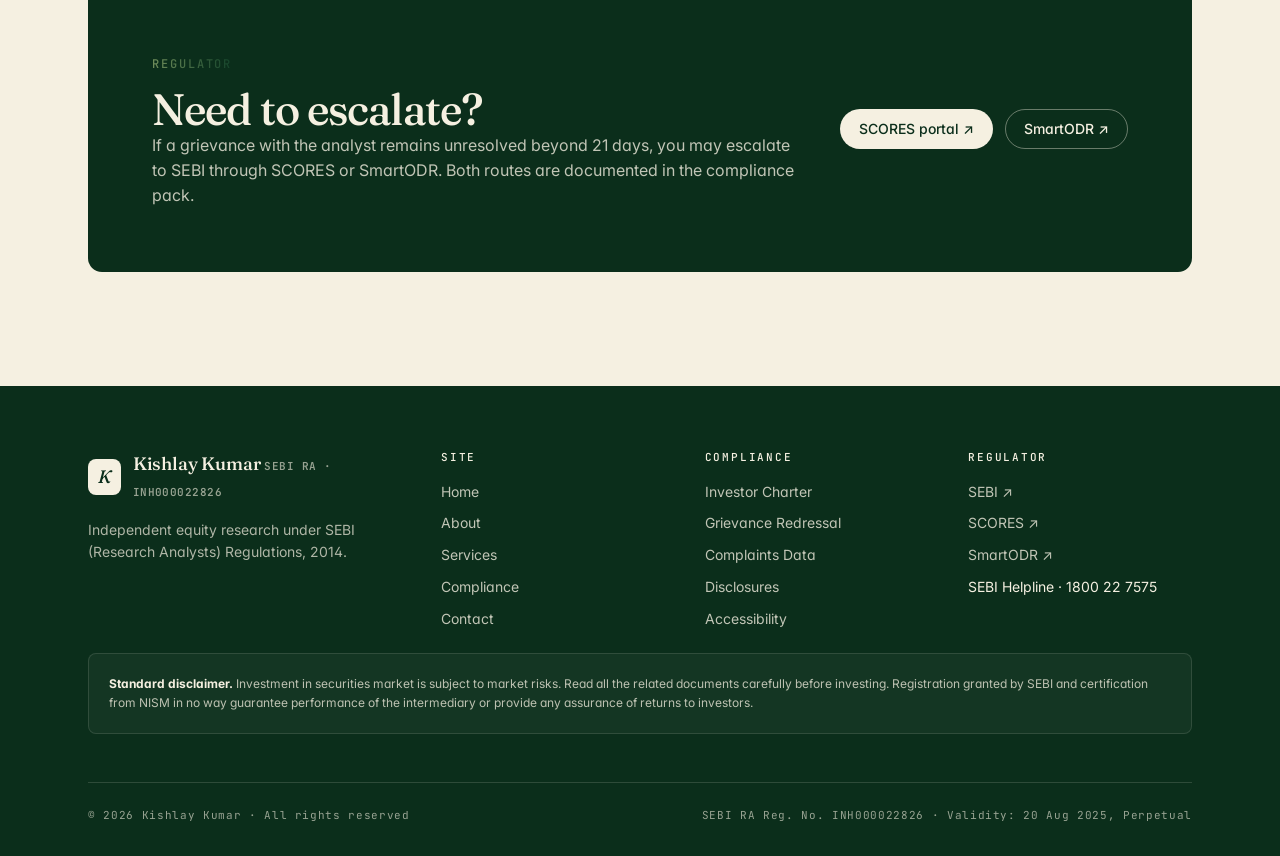
<file: contact.html>
<!doctype html>
<html lang="en">
<head>
<meta charset="utf-8" />
<meta name="viewport" content="width=device-width, initial-scale=1" />
<title>Contact, Kishlay Kumar, SEBI Registered Research Analyst</title>
<meta name="description" content="Contact Kishlay Kumar, SEBI Registered Research Analyst (INH000022826), email, phone, registered address, and grievance channel." />
<link rel="preconnect" href="https://fonts.googleapis.com" />
<link rel="preconnect" href="https://fonts.gstatic.com" crossorigin />
<link href="https://fonts.googleapis.com/css2?family=Fraunces:ital,opsz,wght@0,9..144,400;0,9..144,500;1,9..144,400&family=Inter:wght@400;500;600&family=JetBrains+Mono:wght@400;500&display=swap" rel="stylesheet" />
<link rel="stylesheet" href="styles.css" />
</head>
<body>
<a class="skip-link" href="#main">Skip to main content</a>

<header class="site-header" role="banner">
  <div class="container header-inner">
    <a class="brand" href="index.html" aria-label="Kishlay Kumar, Home">
      <span class="brand-mark" aria-hidden="true">K</span>
      <span>
        <span class="brand-name">Kishlay Kumar</span>
        <span class="brand-sub">SEBI RA · INH000022826</span>
      </span>
    </a>
    <button class="menu-btn" data-menu-btn aria-label="Toggle navigation" aria-expanded="false">
      <svg width="18" height="14" viewBox="0 0 18 14" aria-hidden="true"><path d="M0 1h18M0 7h18M0 13h18" stroke="currentColor" stroke-width="1.5"/></svg>
    </button>
    <nav class="nav" data-nav aria-label="Primary">
      <a href="index.html">Home</a>
      <a href="about.html">About</a>
      <a href="services.html">Services</a>
      <a href="compliance.html">Compliance</a>
      <a href="contact.html" class="is-active">Contact</a>
      <a class="btn btn--primary btn--sm nav-cta" href="contact.html">Get in touch <span class="arrow">→</span></a>
    </nav>
  </div>
</header>

<main id="main">

  <section class="page-head">
    <div class="container">
      <div class="crumbs"><a href="index.html">Home</a> &nbsp;/&nbsp; Contact</div>
      <div style="display:grid;grid-template-columns:1.2fr 0.8fr;gap:48px;align-items:end">
        <div>
          <span class="eyebrow">Get in touch</span>
          <h1 style="margin-top:14px">A short message<br/><span class="serif" style="color:var(--forest)">is the easiest start.</span></h1>
        </div>
        <p class="lead">
          Email is preferred for first contact, it leaves a written record and keeps the conversation aligned with SEBI's rules on RA communication. Phone is available for follow-up calls.
        </p>
      </div>
    </div>
  </section>

  <section class="section section--paper">
    <div class="container">
      <div style="display:grid;grid-template-columns:1.1fr 0.9fr;gap:64px;align-items:start">
        <div>
          <span class="eyebrow">Direct channels</span>
          <h2 style="margin-top:10px">Reach the analyst directly.</h2>

          <dl class="regtable" style="margin-top:24px">
            <div class="row"><dt>Email</dt><dd><a href="mailto:kishlay121@gmail.com">kishlay121@gmail.com</a></dd></div>
            <div class="row"><dt>Phone</dt><dd><a href="tel:+919110052543">+91 91100 52543</a></dd></div>
            <div class="row"><dt>Registered address</dt><dd>Shankar Nagar, Gaussganj Gangi,<br/>Arrah, Bihar, 802301, India</dd></div>
            <div class="row"><dt>Correspondence</dt><dd>Same as registered address</dd></div>
            <div class="row"><dt>Hours</dt><dd>Mon-Fri · 10:00-18:00 IST<br/><span style="color:var(--muted);font-size:13px">Excluding public holidays</span></dd></div>
          </dl>

          <div class="notice" style="margin-top:24px">
            <h4>For grievances</h4>
            <p>Use the same email above and write <strong>"Grievance"</strong> in the subject line. The four-level escalation matrix is documented on the <a href="compliance.html#grievance">Compliance page</a>.</p>
          </div>
        </div>

        <aside class="card card--cream" aria-label="Send a message">
          <span class="card-eyebrow">Send a message</span>
          <h3 style="margin-top:8px">Brief is fine.</h3>
          <p style="margin-top:6px;color:var(--ink-2)">Tell us a little about what you're looking for. This form opens your email client with the message pre-filled.</p>
          <form class="form" style="margin-top:18px" action="mailto:kishlay121@gmail.com" method="post" enctype="text/plain">
            <div class="field-row">
              <div class="field">
                <label for="f-name">Your name</label>
                <input id="f-name" name="name" type="text" autocomplete="name" required />
              </div>
              <div class="field">
                <label for="f-email">Email</label>
                <input id="f-email" name="email" type="email" autocomplete="email" required />
              </div>
            </div>
            <div class="field">
              <label for="f-subject">Subject</label>
              <select id="f-subject" name="subject">
                <option>Research enquiry</option>
                <option>Fee schedule request</option>
                <option>Onboarding / KYC</option>
                <option>Grievance</option>
                <option>Other</option>
              </select>
            </div>
            <div class="field">
              <label for="f-msg">Message</label>
              <textarea id="f-msg" name="message" required></textarea>
            </div>
            <button class="btn btn--primary" type="submit">Open in email <span class="arrow">→</span></button>
            <p style="margin:10px 0 0;color:var(--muted);font-size:12px">By sending, you consent to limited correspondence for the purpose of addressing your enquiry. No marketing.</p>
          </form>
        </aside>
      </div>
    </div>
  </section>

  <section class="section section--cream">
    <div class="container">
      <div class="cta-band">
        <div>
          <span class="eyebrow" style="color:#C7D9B6">Regulator</span>
          <h2 style="margin-top:10px">Need to escalate?</h2>
          <p>If a grievance with the analyst remains unresolved beyond 21 days, you may escalate to SEBI through SCORES or SmartODR. Both routes are documented in the compliance pack.</p>
        </div>
        <div style="display:flex;gap:12px;flex-wrap:wrap">
          <a class="btn btn--primary" href="https://scores.sebi.gov.in/" target="_blank" rel="noopener">SCORES portal ↗</a>
          <a class="btn btn--ghost" href="https://smartodr.in/" target="_blank" rel="noopener">SmartODR ↗</a>
        </div>
      </div>
    </div>
  </section>

</main>

<footer class="site-footer" role="contentinfo">
  <div class="container">
    <div class="foot-grid">
      <div class="foot-brand">
        <a class="brand" href="index.html" style="color:var(--cream)">
          <span class="brand-mark" aria-hidden="true">K</span>
          <span>
            <span class="brand-name">Kishlay Kumar</span>
            <span class="brand-sub" style="color:rgba(245,240,225,0.6)">SEBI RA · INH000022826</span>
          </span>
        </a>
        <p style="margin-top:16px;color:rgba(245,240,225,0.7);max-width:34ch;font-size:14px">
          Independent equity research under SEBI (Research Analysts) Regulations, 2014.
        </p>
      </div>
      <div>
        <h4>Site</h4>
        <ul class="foot-list">
          <li><a href="index.html">Home</a></li>
          <li><a href="about.html">About</a></li>
          <li><a href="services.html">Services</a></li>
          <li><a href="compliance.html">Compliance</a></li>
          <li><a href="contact.html">Contact</a></li>
        </ul>
      </div>
      <div>
        <h4>Compliance</h4>
        <ul class="foot-list">
          <li><a href="compliance.html#charter">Investor Charter</a></li>
          <li><a href="compliance.html#grievance">Grievance Redressal</a></li>
          <li><a href="compliance.html#complaints">Complaints Data</a></li>
          <li><a href="compliance.html#disclosures">Disclosures</a></li>
          <li><a href="compliance.html#accessibility">Accessibility</a></li>
        </ul>
      </div>
      <div>
        <h4>Regulator</h4>
        <ul class="foot-list">
          <li><a href="https://www.sebi.gov.in" target="_blank" rel="noopener">SEBI ↗</a></li>
          <li><a href="https://scores.sebi.gov.in/" target="_blank" rel="noopener">SCORES ↗</a></li>
          <li><a href="https://smartodr.in/" target="_blank" rel="noopener">SmartODR ↗</a></li>
          <li>SEBI Helpline · 1800 22 7575</li>
        </ul>
      </div>
    </div>

    <div class="foot-disclaimer">
      <strong style="color:var(--cream)">Standard disclaimer.</strong> Investment in securities market is subject to market risks. Read all the related documents carefully before investing. Registration granted by SEBI and certification from NISM in no way guarantee performance of the intermediary or provide any assurance of returns to investors.
    </div>

    <div class="foot-bottom">
      <span>© <span data-year>2026</span> Kishlay Kumar · All rights reserved</span>
      <span>SEBI RA Reg. No. INH000022826 · Validity: 20 Aug 2025, Perpetual</span>
    </div>
  </div>
</footer>

<script src="script.js"></script>
</body>
</html>
</file>
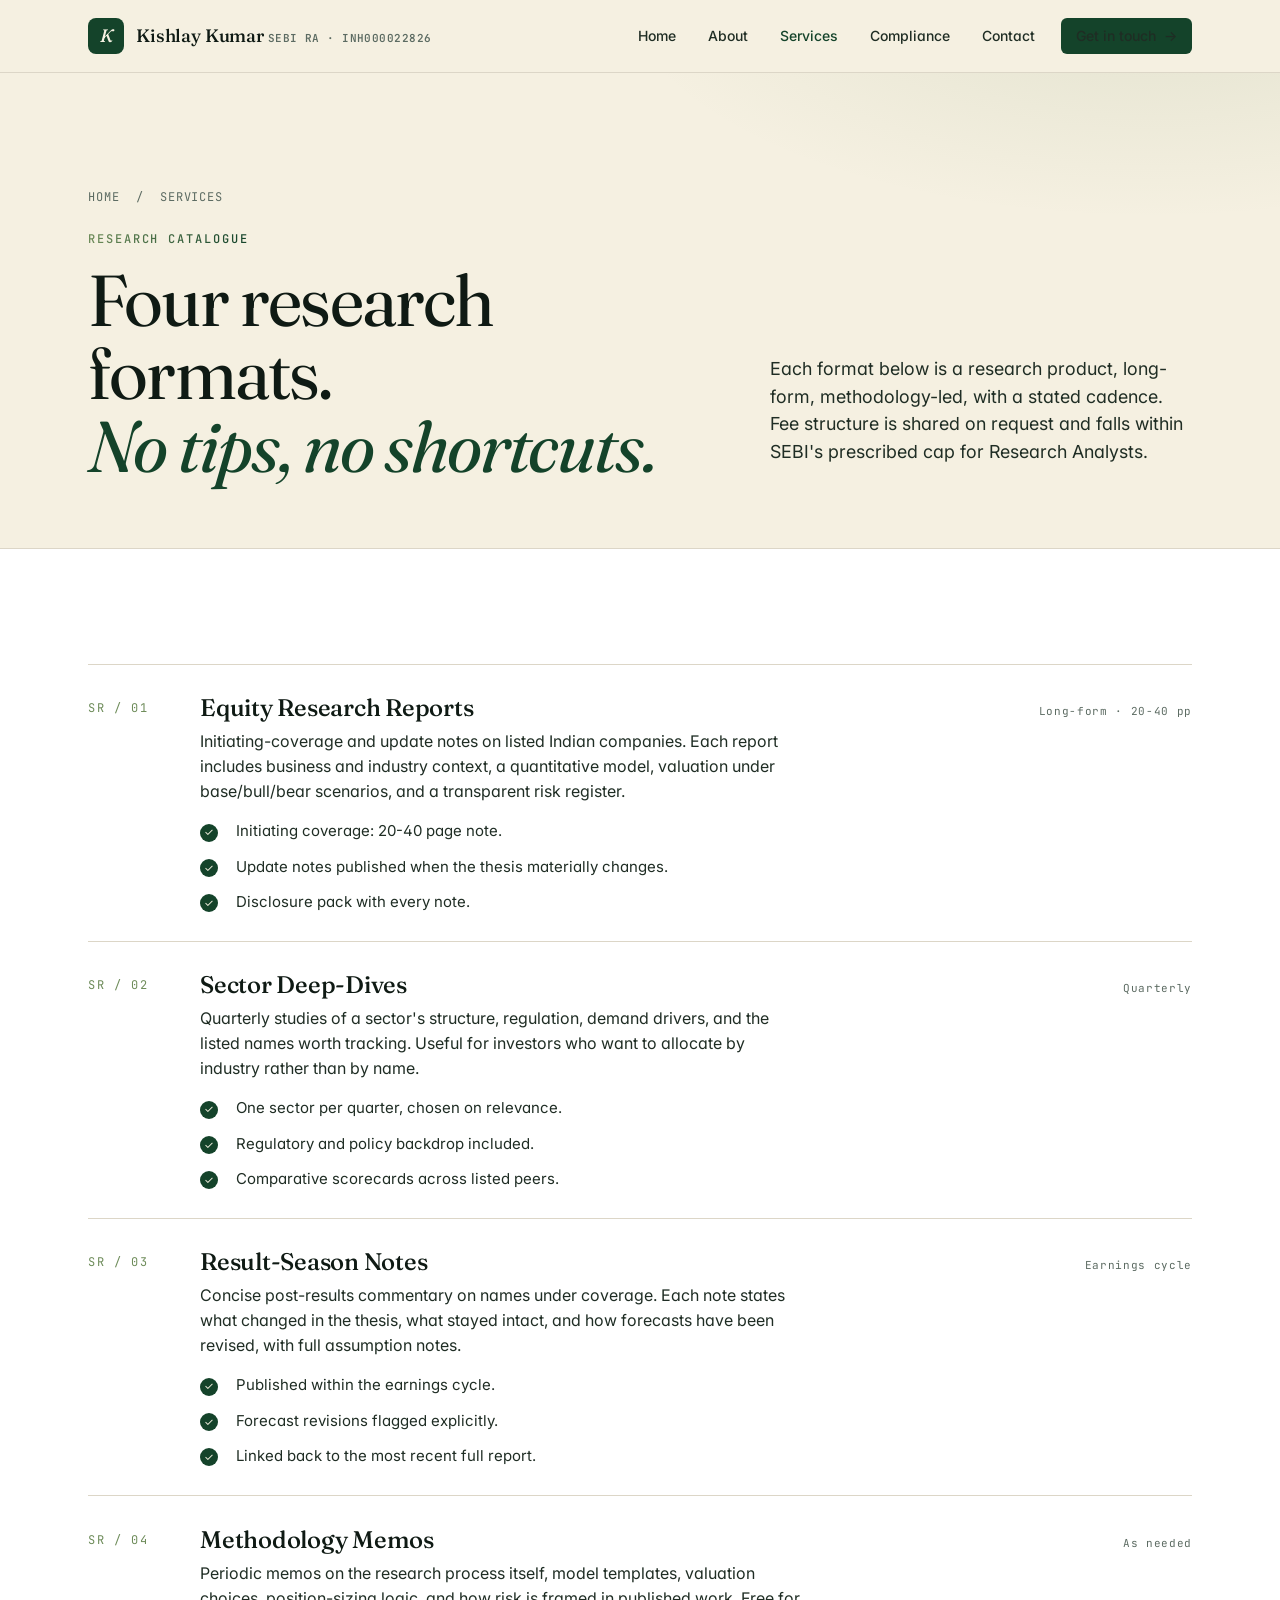
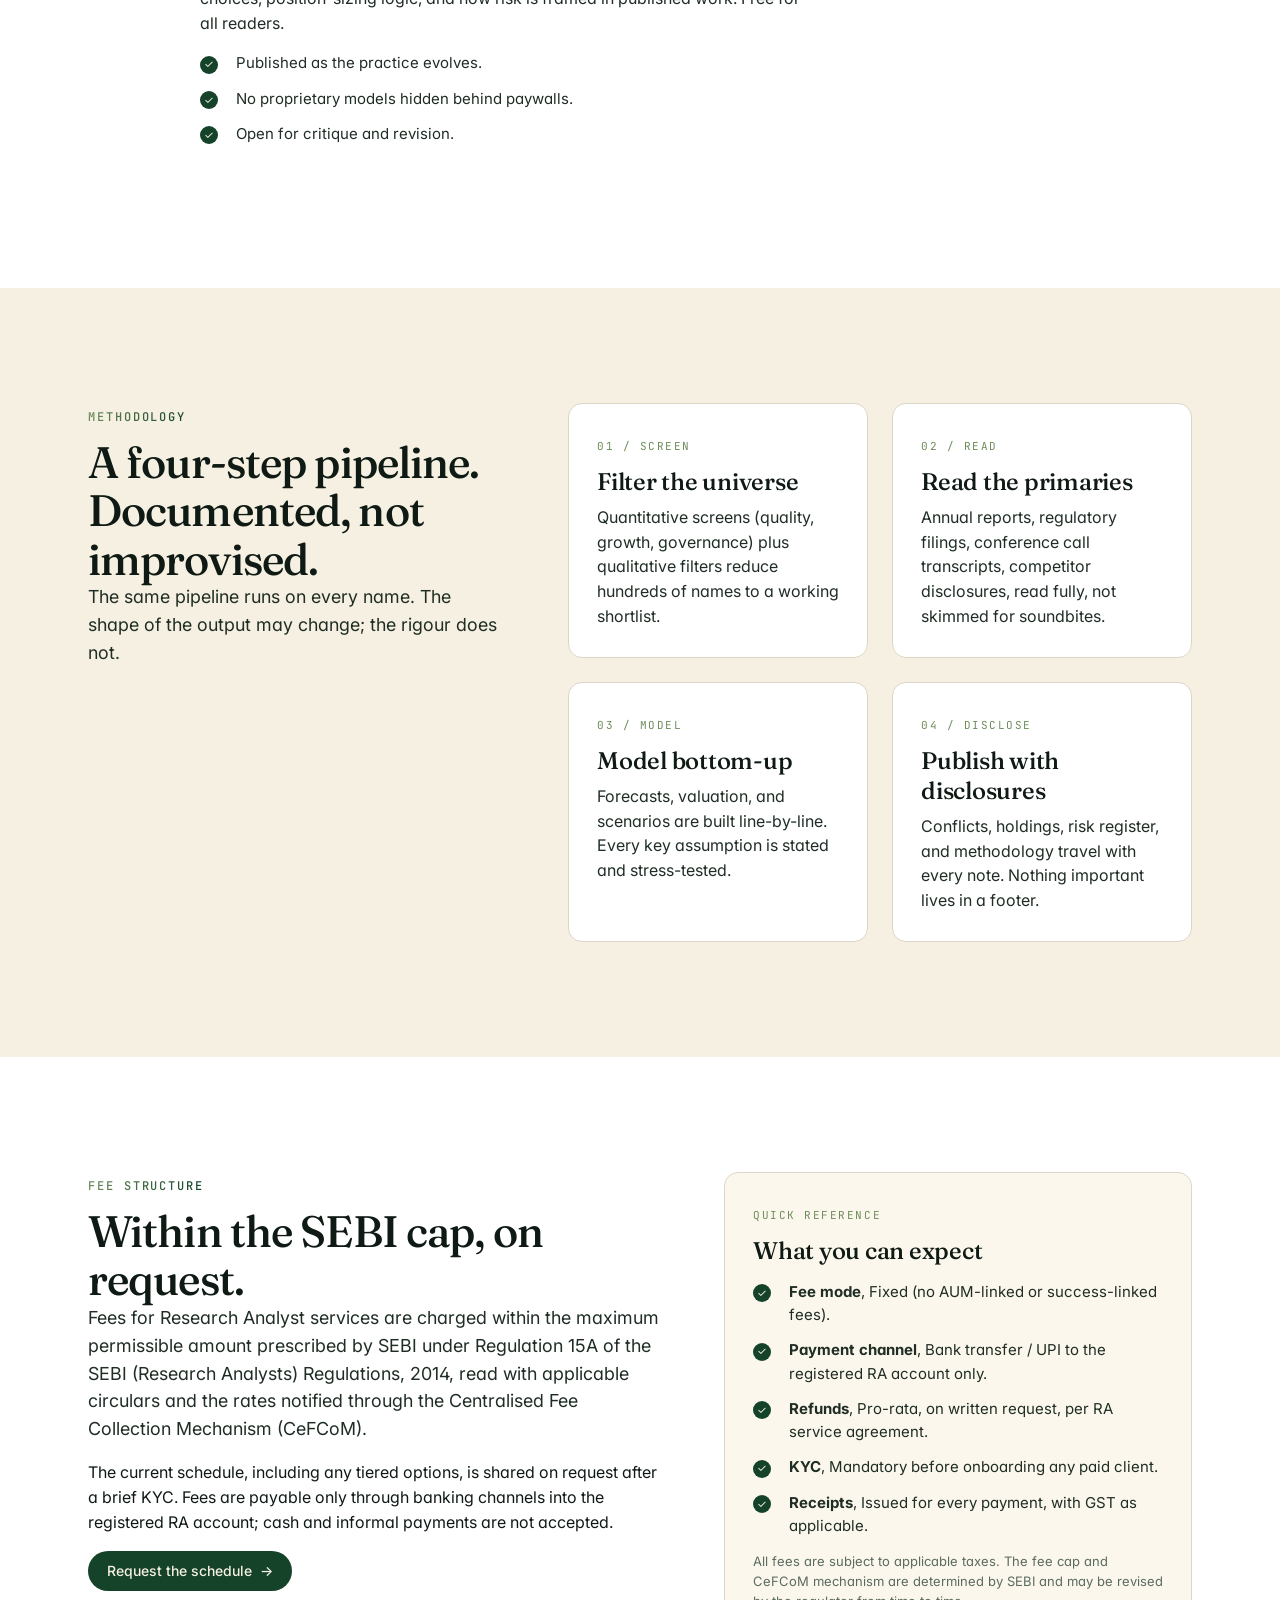
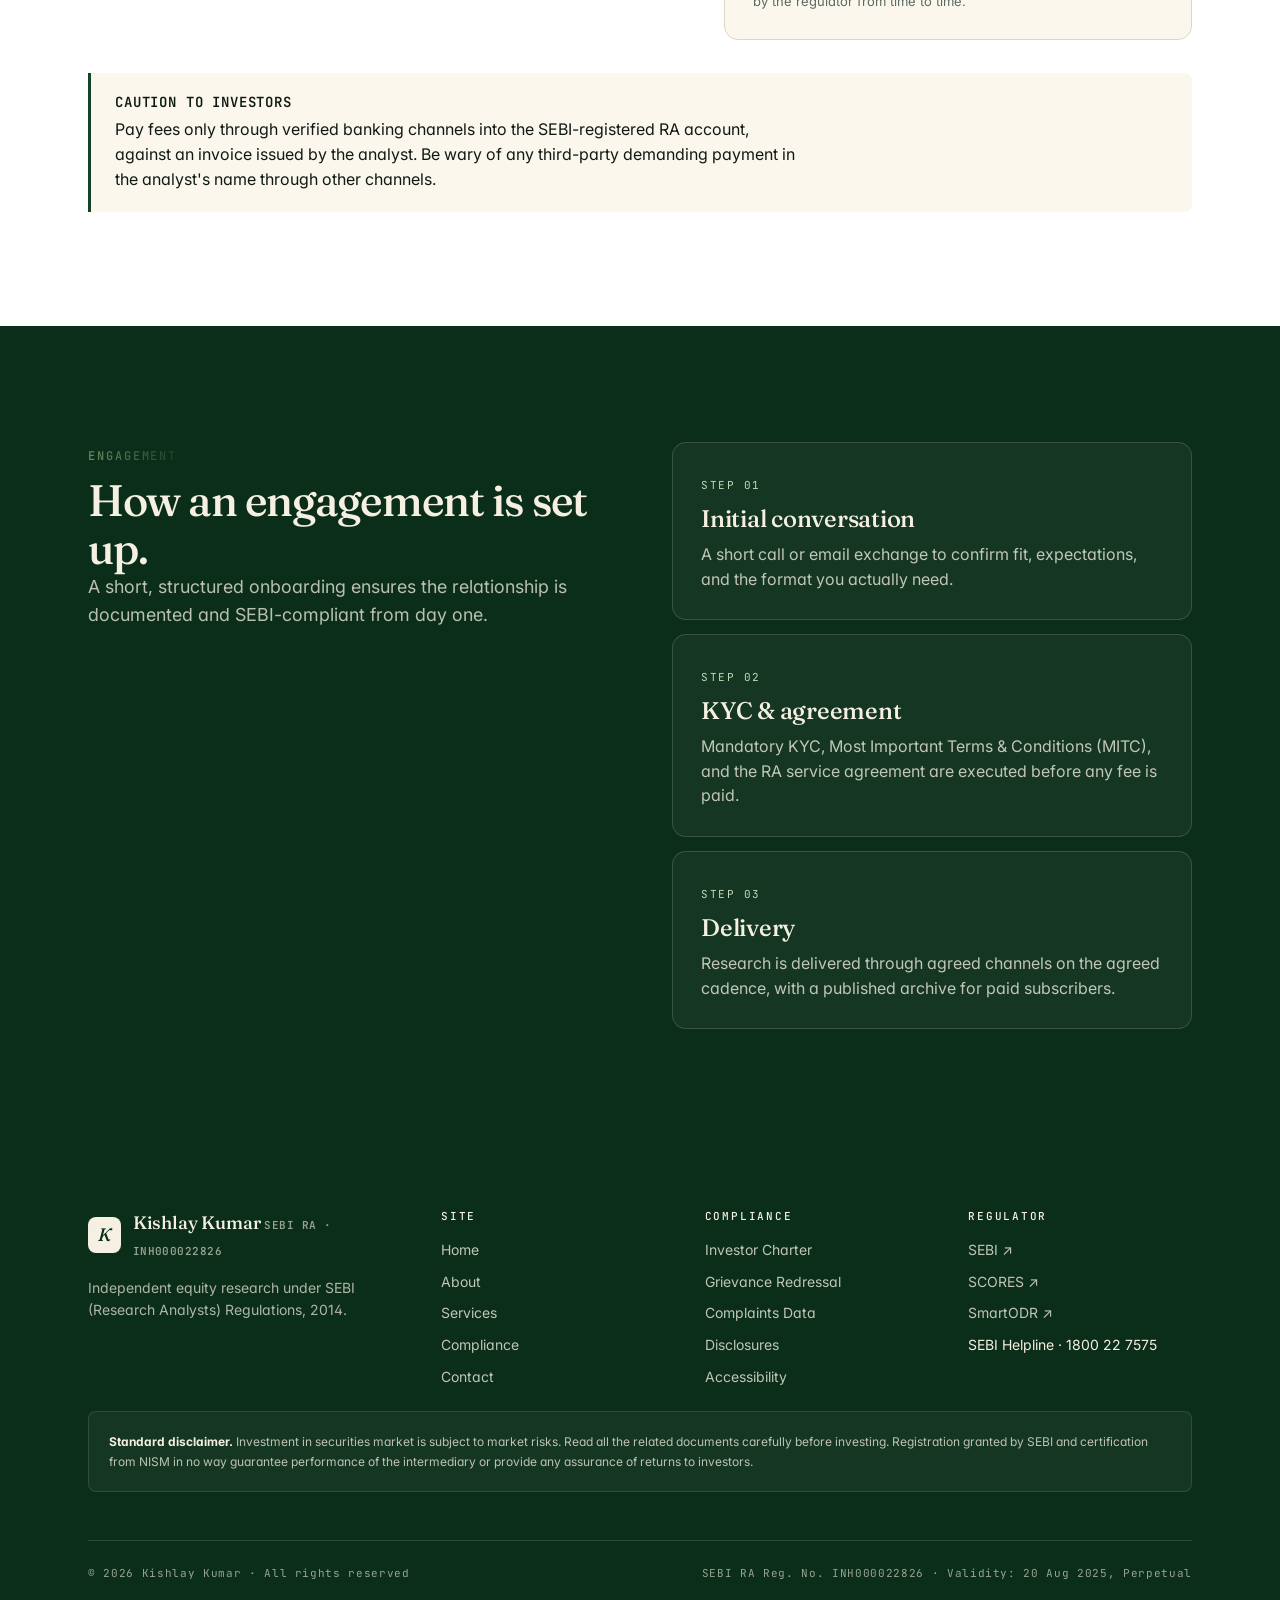
<file: services.html>
<!doctype html>
<html lang="en">
<head>
<meta charset="utf-8" />
<meta name="viewport" content="width=device-width, initial-scale=1" />
<title>Services, Kishlay Kumar, SEBI Registered Research Analyst</title>
<meta name="description" content="Equity research services from Kishlay Kumar, SEBI RA INH000022826, research reports, sector deep-dives, result-season notes, and methodology memos." />
<link rel="preconnect" href="https://fonts.googleapis.com" />
<link rel="preconnect" href="https://fonts.gstatic.com" crossorigin />
<link href="https://fonts.googleapis.com/css2?family=Fraunces:ital,opsz,wght@0,9..144,400;0,9..144,500;1,9..144,400&family=Inter:wght@400;500;600&family=JetBrains+Mono:wght@400;500&display=swap" rel="stylesheet" />
<link rel="stylesheet" href="styles.css" />
</head>
<body>
<a class="skip-link" href="#main">Skip to main content</a>

<header class="site-header" role="banner">
  <div class="container header-inner">
    <a class="brand" href="index.html" aria-label="Kishlay Kumar, Home">
      <span class="brand-mark" aria-hidden="true">K</span>
      <span>
        <span class="brand-name">Kishlay Kumar</span>
        <span class="brand-sub">SEBI RA · INH000022826</span>
      </span>
    </a>
    <button class="menu-btn" data-menu-btn aria-label="Toggle navigation" aria-expanded="false">
      <svg width="18" height="14" viewBox="0 0 18 14" aria-hidden="true"><path d="M0 1h18M0 7h18M0 13h18" stroke="currentColor" stroke-width="1.5"/></svg>
    </button>
    <nav class="nav" data-nav aria-label="Primary">
      <a href="index.html">Home</a>
      <a href="about.html">About</a>
      <a href="services.html" class="is-active">Services</a>
      <a href="compliance.html">Compliance</a>
      <a href="contact.html">Contact</a>
      <a class="btn btn--primary btn--sm nav-cta" href="contact.html">Get in touch <span class="arrow">→</span></a>
    </nav>
  </div>
</header>

<main id="main">

  <section class="page-head">
    <div class="container">
      <div class="crumbs"><a href="index.html">Home</a> &nbsp;/&nbsp; Services</div>
      <div style="display:grid;grid-template-columns:1.2fr 0.8fr;gap:48px;align-items:end">
        <div>
          <span class="eyebrow">Research catalogue</span>
          <h1 style="margin-top:14px">Four research formats.<br/><span class="serif" style="color:var(--forest)">No tips, no shortcuts.</span></h1>
        </div>
        <p class="lead">
          Each format below is a research product, long-form, methodology-led, with a stated cadence. Fee structure is shared on request and falls within SEBI's prescribed cap for Research Analysts.
        </p>
      </div>
    </div>
  </section>

  <!-- FORMATS -->
  <section class="section section--paper">
    <div class="container">
      <div class="service-list">
        <div class="service-item">
          <span class="idx">SR / 01</span>
          <div>
            <h3>Equity Research Reports</h3>
            <p>Initiating-coverage and update notes on listed Indian companies. Each report includes business and industry context, a quantitative model, valuation under base/bull/bear scenarios, and a transparent risk register.</p>
            <ul class="kv-list" style="margin-top:16px">
              <li><span class="check" aria-hidden="true">✓</span><span>Initiating coverage: 20-40 page note.</span></li>
              <li><span class="check" aria-hidden="true">✓</span><span>Update notes published when the thesis materially changes.</span></li>
              <li><span class="check" aria-hidden="true">✓</span><span>Disclosure pack with every note.</span></li>
            </ul>
          </div>
          <span class="meta">Long-form · 20-40 pp</span>
        </div>

        <div class="service-item">
          <span class="idx">SR / 02</span>
          <div>
            <h3>Sector Deep-Dives</h3>
            <p>Quarterly studies of a sector's structure, regulation, demand drivers, and the listed names worth tracking. Useful for investors who want to allocate by industry rather than by name.</p>
            <ul class="kv-list" style="margin-top:16px">
              <li><span class="check" aria-hidden="true">✓</span><span>One sector per quarter, chosen on relevance.</span></li>
              <li><span class="check" aria-hidden="true">✓</span><span>Regulatory and policy backdrop included.</span></li>
              <li><span class="check" aria-hidden="true">✓</span><span>Comparative scorecards across listed peers.</span></li>
            </ul>
          </div>
          <span class="meta">Quarterly</span>
        </div>

        <div class="service-item">
          <span class="idx">SR / 03</span>
          <div>
            <h3>Result-Season Notes</h3>
            <p>Concise post-results commentary on names under coverage. Each note states what changed in the thesis, what stayed intact, and how forecasts have been revised, with full assumption notes.</p>
            <ul class="kv-list" style="margin-top:16px">
              <li><span class="check" aria-hidden="true">✓</span><span>Published within the earnings cycle.</span></li>
              <li><span class="check" aria-hidden="true">✓</span><span>Forecast revisions flagged explicitly.</span></li>
              <li><span class="check" aria-hidden="true">✓</span><span>Linked back to the most recent full report.</span></li>
            </ul>
          </div>
          <span class="meta">Earnings cycle</span>
        </div>

        <div class="service-item" style="border-bottom:0">
          <span class="idx">SR / 04</span>
          <div>
            <h3>Methodology Memos</h3>
            <p>Periodic memos on the research process itself, model templates, valuation choices, position-sizing logic, and how risk is framed in published work. Free for all readers.</p>
            <ul class="kv-list" style="margin-top:16px">
              <li><span class="check" aria-hidden="true">✓</span><span>Published as the practice evolves.</span></li>
              <li><span class="check" aria-hidden="true">✓</span><span>No proprietary models hidden behind paywalls.</span></li>
              <li><span class="check" aria-hidden="true">✓</span><span>Open for critique and revision.</span></li>
            </ul>
          </div>
          <span class="meta">As needed</span>
        </div>
      </div>
    </div>
  </section>

  <!-- METHODOLOGY -->
  <section class="section section--cream" id="methodology">
    <div class="container">
      <div style="display:grid;grid-template-columns:0.8fr 1.2fr;gap:64px;align-items:start">
        <div>
          <span class="eyebrow">Methodology</span>
          <h2 style="margin-top:10px">A four-step pipeline. Documented, not improvised.</h2>
          <p class="lead">The same pipeline runs on every name. The shape of the output may change; the rigour does not.</p>
        </div>
        <div class="grid grid--2">
          <div class="card">
            <span class="card-eyebrow">01 / Screen</span>
            <h3>Filter the universe</h3>
            <p>Quantitative screens (quality, growth, governance) plus qualitative filters reduce hundreds of names to a working shortlist.</p>
          </div>
          <div class="card">
            <span class="card-eyebrow">02 / Read</span>
            <h3>Read the primaries</h3>
            <p>Annual reports, regulatory filings, conference call transcripts, competitor disclosures, read fully, not skimmed for soundbites.</p>
          </div>
          <div class="card">
            <span class="card-eyebrow">03 / Model</span>
            <h3>Model bottom-up</h3>
            <p>Forecasts, valuation, and scenarios are built line-by-line. Every key assumption is stated and stress-tested.</p>
          </div>
          <div class="card">
            <span class="card-eyebrow">04 / Disclose</span>
            <h3>Publish with disclosures</h3>
            <p>Conflicts, holdings, risk register, and methodology travel with every note. Nothing important lives in a footer.</p>
          </div>
        </div>
      </div>
    </div>
  </section>

  <!-- FEES -->
  <section class="section section--paper" id="fees">
    <div class="container">
      <div style="display:grid;grid-template-columns:1.1fr 0.9fr;gap:64px;align-items:start">
        <div>
          <span class="eyebrow">Fee structure</span>
          <h2 style="margin-top:10px">Within the SEBI cap, on request.</h2>
          <p class="lead">
            Fees for Research Analyst services are charged within the maximum permissible amount prescribed by SEBI under Regulation 15A of the SEBI (Research Analysts) Regulations, 2014, read with applicable circulars and the rates notified through the Centralised Fee Collection Mechanism (CeFCoM).
          </p>
          <p>The current schedule, including any tiered options, is shared on request after a brief KYC. Fees are payable only through banking channels into the registered RA account; cash and informal payments are not accepted.</p>
          <a class="btn btn--primary" href="contact.html">Request the schedule <span class="arrow">→</span></a>
        </div>
        <div class="card card--cream">
          <span class="card-eyebrow">Quick reference</span>
          <h3 style="margin-top:10px">What you can expect</h3>
          <ul class="kv-list" style="margin-top:14px">
            <li><span class="check" aria-hidden="true">✓</span><span><strong>Fee mode</strong>, Fixed (no AUM-linked or success-linked fees).</span></li>
            <li><span class="check" aria-hidden="true">✓</span><span><strong>Payment channel</strong>, Bank transfer / UPI to the registered RA account only.</span></li>
            <li><span class="check" aria-hidden="true">✓</span><span><strong>Refunds</strong>, Pro-rata, on written request, per RA service agreement.</span></li>
            <li><span class="check" aria-hidden="true">✓</span><span><strong>KYC</strong>, Mandatory before onboarding any paid client.</span></li>
            <li><span class="check" aria-hidden="true">✓</span><span><strong>Receipts</strong>, Issued for every payment, with GST as applicable.</span></li>
          </ul>
          <p style="margin-top:14px;color:var(--muted);font-size:13px">All fees are subject to applicable taxes. The fee cap and CeFCoM mechanism are determined by SEBI and may be revised by the regulator from time to time.</p>
        </div>
      </div>

      <div class="notice" style="margin-top:32px">
        <h4>Caution to investors</h4>
        <p>Pay fees only through verified banking channels into the SEBI-registered RA account, against an invoice issued by the analyst. Be wary of any third-party demanding payment in the analyst's name through other channels.</p>
      </div>
    </div>
  </section>

  <!-- ENGAGEMENT -->
  <section class="section section--ink">
    <div class="container">
      <div style="display:grid;grid-template-columns:1fr 1fr;gap:64px;align-items:start">
        <div>
          <span class="eyebrow" style="color:#C7D9B6">Engagement</span>
          <h2 style="margin-top:10px">How an engagement is set up.</h2>
          <p class="lead">A short, structured onboarding ensures the relationship is documented and SEBI-compliant from day one.</p>
        </div>
        <div class="grid" style="grid-template-columns:1fr;gap:14px">
          <div class="card" style="background:rgba(255,255,255,0.04);border-color:rgba(245,240,225,0.16);color:var(--cream)">
            <span class="card-eyebrow" style="color:#C7D9B6">Step 01</span>
            <h3 style="color:var(--cream);margin-top:8px">Initial conversation</h3>
            <p style="color:rgba(245,240,225,0.78)">A short call or email exchange to confirm fit, expectations, and the format you actually need.</p>
          </div>
          <div class="card" style="background:rgba(255,255,255,0.04);border-color:rgba(245,240,225,0.16);color:var(--cream)">
            <span class="card-eyebrow" style="color:#C7D9B6">Step 02</span>
            <h3 style="color:var(--cream);margin-top:8px">KYC &amp; agreement</h3>
            <p style="color:rgba(245,240,225,0.78)">Mandatory KYC, Most Important Terms &amp; Conditions (MITC), and the RA service agreement are executed before any fee is paid.</p>
          </div>
          <div class="card" style="background:rgba(255,255,255,0.04);border-color:rgba(245,240,225,0.16);color:var(--cream)">
            <span class="card-eyebrow" style="color:#C7D9B6">Step 03</span>
            <h3 style="color:var(--cream);margin-top:8px">Delivery</h3>
            <p style="color:rgba(245,240,225,0.78)">Research is delivered through agreed channels on the agreed cadence, with a published archive for paid subscribers.</p>
          </div>
        </div>
      </div>
    </div>
  </section>

</main>

<footer class="site-footer" role="contentinfo">
  <div class="container">
    <div class="foot-grid">
      <div class="foot-brand">
        <a class="brand" href="index.html" style="color:var(--cream)">
          <span class="brand-mark" aria-hidden="true">K</span>
          <span>
            <span class="brand-name">Kishlay Kumar</span>
            <span class="brand-sub" style="color:rgba(245,240,225,0.6)">SEBI RA · INH000022826</span>
          </span>
        </a>
        <p style="margin-top:16px;color:rgba(245,240,225,0.7);max-width:34ch;font-size:14px">
          Independent equity research under SEBI (Research Analysts) Regulations, 2014.
        </p>
      </div>
      <div>
        <h4>Site</h4>
        <ul class="foot-list">
          <li><a href="index.html">Home</a></li>
          <li><a href="about.html">About</a></li>
          <li><a href="services.html">Services</a></li>
          <li><a href="compliance.html">Compliance</a></li>
          <li><a href="contact.html">Contact</a></li>
        </ul>
      </div>
      <div>
        <h4>Compliance</h4>
        <ul class="foot-list">
          <li><a href="compliance.html#charter">Investor Charter</a></li>
          <li><a href="compliance.html#grievance">Grievance Redressal</a></li>
          <li><a href="compliance.html#complaints">Complaints Data</a></li>
          <li><a href="compliance.html#disclosures">Disclosures</a></li>
          <li><a href="compliance.html#accessibility">Accessibility</a></li>
        </ul>
      </div>
      <div>
        <h4>Regulator</h4>
        <ul class="foot-list">
          <li><a href="https://www.sebi.gov.in" target="_blank" rel="noopener">SEBI ↗</a></li>
          <li><a href="https://scores.sebi.gov.in/" target="_blank" rel="noopener">SCORES ↗</a></li>
          <li><a href="https://smartodr.in/" target="_blank" rel="noopener">SmartODR ↗</a></li>
          <li>SEBI Helpline · 1800 22 7575</li>
        </ul>
      </div>
    </div>

    <div class="foot-disclaimer">
      <strong style="color:var(--cream)">Standard disclaimer.</strong> Investment in securities market is subject to market risks. Read all the related documents carefully before investing. Registration granted by SEBI and certification from NISM in no way guarantee performance of the intermediary or provide any assurance of returns to investors.
    </div>

    <div class="foot-bottom">
      <span>© <span data-year>2026</span> Kishlay Kumar · All rights reserved</span>
      <span>SEBI RA Reg. No. INH000022826 · Validity: 20 Aug 2025, Perpetual</span>
    </div>
  </div>
</footer>

<script src="script.js"></script>
</body>
</html>
</file>
<file: styles.css>
/* =========================================================
   Kishlay Kumar, SEBI Registered Research Analyst
   Design system: Modern fintech, forest green + cream
   ========================================================= */

:root {
  /* Palette, forest green + cream */
  --ink: #0F1A14;            /* near-black green */
  --ink-2: #1F2D24;
  --muted: #5C6B62;
  --line: #DCD6C7;
  --line-soft: #ECE6D6;
  --cream: #F5F0E1;          /* page bg */
  --cream-2: #FBF7EC;        /* card bg */
  --paper: #FFFFFF;
  --forest: #14432A;         /* primary */
  --forest-2: #1C5C39;       /* hover */
  --forest-deep: #0B2E1B;
  --moss: #6E8C5A;           /* secondary accent */
  --gold: #B8893A;           /* tertiary accent */
  --danger: #8B2A1F;
  --ok: #2F6D3F;

  --radius-sm: 4px;
  --radius: 8px;
  --radius-lg: 14px;

  --shadow-1: 0 1px 0 rgba(15,26,20,.04), 0 1px 2px rgba(15,26,20,.04);
  --shadow-2: 0 6px 24px -10px rgba(15,26,20,.18);

  --container: 1200px;
  --gutter: clamp(20px, 4vw, 48px);

  --f-sans: "Inter", "Helvetica Neue", Helvetica, Arial, sans-serif;
  --f-display: "Fraunces", "Source Serif 4", Georgia, serif;
  --f-mono: "JetBrains Mono", ui-monospace, "SFMono-Regular", Menlo, monospace;
}

/* Reset */
*, *::before, *::after { box-sizing: border-box; }
html { -webkit-text-size-adjust: 100%; scroll-behavior: smooth; }
body {
  margin: 0;
  font-family: var(--f-sans);
  font-size: 16px;
  line-height: 1.55;
  color: var(--ink);
  background: var(--cream);
  font-feature-settings: "ss01", "cv11";
  -webkit-font-smoothing: antialiased;
  text-rendering: optimizeLegibility;
}
img, svg { max-width: 100%; display: block; }
a { color: var(--forest); text-decoration: none; }
a:hover { color: var(--forest-2); }
a:focus-visible, button:focus-visible, input:focus-visible, textarea:focus-visible, select:focus-visible {
  outline: 2px solid var(--forest);
  outline-offset: 2px;
  border-radius: 2px;
}
button { font: inherit; cursor: pointer; }

/* Skip link */
.skip-link {
  position: absolute; left: -9999px; top: 8px;
  background: var(--forest); color: var(--cream); padding: 10px 14px;
  border-radius: var(--radius-sm); z-index: 1000;
}
.skip-link:focus { left: 8px; }

/* Typography */
h1, h2, h3, h4 { font-family: var(--f-display); font-weight: 500; letter-spacing: -0.01em; color: var(--ink); margin: 0; }
h1 { font-size: clamp(40px, 6vw, 72px); line-height: 1.02; letter-spacing: -0.025em; font-weight: 400; }
h2 { font-size: clamp(28px, 3.6vw, 44px); line-height: 1.1; letter-spacing: -0.02em; }
h3 { font-size: clamp(20px, 2vw, 24px); line-height: 1.25; }
h4 { font-size: 16px; line-height: 1.3; font-family: var(--f-sans); font-weight: 600; }
p  { margin: 0 0 1em; max-width: 68ch; }
.lead { font-size: clamp(17px, 1.4vw, 19px); line-height: 1.55; color: var(--ink-2); max-width: 60ch; }
.eyebrow {
  font-family: var(--f-mono); font-size: 12px; letter-spacing: 0.16em;
  text-transform: uppercase; color: var(--moss); font-weight: 500;
}
.serif { font-family: var(--f-display); font-weight: 400; font-style: italic; }

/* Layout */
.container { max-width: var(--container); margin: 0 auto; padding: 0 var(--gutter); }
.section { padding: clamp(64px, 9vw, 120px) 0; }
.section--tight { padding: clamp(40px, 6vw, 72px) 0; }
.section--cream { background: var(--cream); }
.section--paper { background: var(--paper); }
.section--ink { background: var(--forest-deep); color: var(--cream); }
.section--ink h1, .section--ink h2, .section--ink h3 { color: var(--cream); }
.section--ink .lead { color: rgba(245,240,225,0.75); }
.section--ink .eyebrow { color: #C7D9B6; }

.grid { display: grid; gap: 24px; }
.grid--2 { grid-template-columns: repeat(2, minmax(0,1fr)); }
.grid--3 { grid-template-columns: repeat(3, minmax(0,1fr)); }
.grid--4 { grid-template-columns: repeat(4, minmax(0,1fr)); }
@media (max-width: 880px) { .grid--3, .grid--4 { grid-template-columns: 1fr 1fr; } }
@media (max-width: 600px) { .grid--2, .grid--3, .grid--4 { grid-template-columns: 1fr; } }

.divider { height: 1px; background: var(--line); border: 0; margin: 0; }

/* ---------- Header ---------- */
.site-header {
  position: sticky; top: 0; z-index: 50;
  background: rgba(245,240,225,0.85);
  backdrop-filter: saturate(140%) blur(10px);
  -webkit-backdrop-filter: saturate(140%) blur(10px);
  border-bottom: 1px solid var(--line);
}
.header-inner {
  display: flex; align-items: center; justify-content: space-between;
  height: 72px;
}
.brand {
  display: flex; align-items: center; gap: 12px;
  color: var(--ink); font-weight: 600; letter-spacing: -0.01em;
}
.brand-mark {
  width: 36px; height: 36px; border-radius: 8px;
  background: var(--forest); color: var(--cream);
  display: grid; place-items: center;
  font-family: var(--f-display); font-size: 18px; font-weight: 500;
  font-style: italic;
}
.brand-name { font-family: var(--f-display); font-weight: 500; font-size: 18px; }
.brand-sub  { font-family: var(--f-mono); font-size: 11px; color: var(--muted); letter-spacing: 0.04em; margin-top: -2px; }

.nav { display: flex; align-items: center; gap: 4px; }
.nav a {
  color: var(--ink-2); padding: 10px 14px; border-radius: 6px;
  font-size: 14px; font-weight: 500;
}
.nav a:hover { background: var(--line-soft); color: var(--ink); }
.nav a.is-active {
  color: var(--forest); background: transparent;
}
.nav a.is-active::after {
  content: ""; display: block; height: 1px; background: var(--forest);
  margin-top: 4px;
}
.nav-cta {
  margin-left: 8px;
  white-space: nowrap;
}
.nav a { white-space: nowrap; }

@media (max-width: 1080px) {
  .nav-cta { display: none; }
}

.menu-btn {
  display: none; background: transparent; border: 1px solid var(--line);
  width: 40px; height: 40px; border-radius: 8px;
}
@media (max-width: 880px) {
  .nav.is-open .nav-cta { display: inline-flex; }
  .nav { display: none; }
  .menu-btn { display: grid; place-items: center; }
  .nav.is-open {
    display: flex; flex-direction: column; align-items: stretch;
    position: absolute; left: 0; right: 0; top: 72px;
    background: var(--cream); padding: 16px var(--gutter);
    border-bottom: 1px solid var(--line);
  }
  .nav.is-open a { padding: 12px 8px; }
  .nav-cta { margin: 8px 0 0; }
}

/* ---------- Buttons ---------- */
.btn {
  display: inline-flex; align-items: center; gap: 8px;
  padding: 12px 18px; border-radius: 999px;
  font-size: 14px; font-weight: 500; line-height: 1;
  border: 1px solid transparent;
  transition: transform .15s ease, background .15s ease, color .15s ease, border-color .15s ease;
}
.btn--primary { background: var(--forest); color: var(--cream); }
.btn--primary:hover { background: var(--forest-2); color: var(--cream); }
.btn--ghost { background: transparent; color: var(--ink); border-color: var(--ink); }
.btn--ghost:hover { background: var(--ink); color: var(--cream); }
.btn--quiet { background: transparent; color: var(--ink-2); padding-left: 0; padding-right: 0; }
.btn--quiet:hover { color: var(--forest); }
.btn--sm { padding: 8px 12px; font-size: 13px; }
.btn .arrow { transition: transform .15s ease; }
.btn:hover .arrow { transform: translateX(3px); }

/* ---------- Hero ---------- */
.hero {
  position: relative; overflow: hidden;
  padding: clamp(72px, 11vw, 140px) 0 clamp(48px, 7vw, 88px);
  background:
    radial-gradient(1200px 500px at 85% -10%, rgba(110,140,90,0.18), transparent 60%),
    radial-gradient(900px 500px at -10% 110%, rgba(20,67,42,0.12), transparent 60%),
    var(--cream);
}
.hero-grid {
  display: grid; grid-template-columns: 1.15fr 0.85fr; gap: 56px; align-items: end;
}
@media (max-width: 980px) { .hero-grid { grid-template-columns: 1fr; gap: 40px; } }

.hero h1 .accent { font-style: italic; color: var(--forest); font-weight: 400; }
.hero-tag {
  display: inline-flex; align-items: center; gap: 8px;
  padding: 6px 12px; border-radius: 999px;
  background: var(--cream-2); border: 1px solid var(--line);
  font-family: var(--f-mono); font-size: 12px; color: var(--ink-2);
  margin-bottom: 20px;
}
.hero-tag .dot { width: 6px; height: 6px; border-radius: 50%; background: var(--ok); box-shadow: 0 0 0 4px rgba(47,109,63,0.15); }

.hero-actions { display: flex; gap: 12px; margin-top: 28px; flex-wrap: wrap; }

/* Credibility strip, info card */
.cred-card {
  background: var(--paper); border: 1px solid var(--line);
  border-radius: var(--radius-lg); padding: 28px;
  box-shadow: var(--shadow-2);
}
.cred-card h4 {
  font-family: var(--f-mono); font-size: 11px; color: var(--moss);
  text-transform: uppercase; letter-spacing: 0.16em; font-weight: 500;
  margin-bottom: 16px;
}
.cred-rows { display: grid; gap: 14px; }
.cred-row {
  display: grid; grid-template-columns: 110px 1fr; gap: 12px; align-items: baseline;
  padding-bottom: 14px; border-bottom: 1px dashed var(--line);
}
.cred-row:last-child { border-bottom: 0; padding-bottom: 0; }
.cred-row dt {
  font-family: var(--f-mono); font-size: 11px; letter-spacing: 0.08em;
  text-transform: uppercase; color: var(--muted);
}
.cred-row dd {
  margin: 0; font-size: 15px; color: var(--ink); font-weight: 500;
  font-variant-numeric: tabular-nums;
}
.cred-row dd .small { display: block; font-size: 12px; color: var(--muted); font-weight: 400; margin-top: 2px; font-family: var(--f-sans); }
.cred-foot {
  margin-top: 18px; padding-top: 16px; border-top: 1px solid var(--line);
  display: flex; justify-content: space-between; align-items: center;
  font-family: var(--f-mono); font-size: 11px; color: var(--muted); letter-spacing: 0.06em;
}
.cred-seal {
  display: inline-flex; align-items: center; gap: 6px; color: var(--forest);
}

/* Hero stats below */
.hero-stats {
  margin-top: clamp(48px, 6vw, 72px);
  display: grid; grid-template-columns: repeat(4, 1fr); gap: 0;
  border-top: 1px solid var(--line); border-bottom: 1px solid var(--line);
}
.hero-stat { padding: 24px 20px; border-right: 1px solid var(--line); }
.hero-stat:last-child { border-right: 0; }
.hero-stat .k { font-family: var(--f-mono); font-size: 11px; color: var(--muted); letter-spacing: 0.1em; text-transform: uppercase; }
.hero-stat .v { font-family: var(--f-display); font-size: clamp(24px, 2.4vw, 32px); margin-top: 6px; font-weight: 400; }
@media (max-width: 720px) {
  .hero-stats { grid-template-columns: 1fr 1fr; }
  .hero-stat { border-bottom: 1px solid var(--line); }
  .hero-stat:nth-child(2) { border-right: 0; }
  .hero-stat:nth-child(3), .hero-stat:nth-child(4) { border-bottom: 0; }
}

/* ---------- Page header (non-home) ---------- */
.page-head {
  padding: clamp(64px, 9vw, 120px) 0 clamp(40px, 6vw, 64px);
  background:
    radial-gradient(900px 400px at 90% -20%, rgba(110,140,90,0.14), transparent 60%),
    var(--cream);
  border-bottom: 1px solid var(--line);
}
.page-head .crumbs {
  font-family: var(--f-mono); font-size: 12px; letter-spacing: 0.08em;
  color: var(--muted); text-transform: uppercase; margin-bottom: 18px;
}
.page-head .crumbs a { color: var(--muted); }
.page-head .crumbs a:hover { color: var(--forest); }

/* ---------- Cards ---------- */
.card {
  background: var(--paper); border: 1px solid var(--line);
  border-radius: var(--radius-lg); padding: 28px;
}
.card--cream { background: var(--cream-2); }
.card--soft { border-color: var(--line-soft); }
.card-eyebrow { font-family: var(--f-mono); font-size: 11px; color: var(--moss); letter-spacing: 0.14em; text-transform: uppercase; }
.card h3 { margin: 10px 0 8px; }
.card p { color: var(--ink-2); margin-bottom: 0; }

.feature-card {
  position: relative; padding: 32px 28px;
  background: var(--paper); border: 1px solid var(--line);
  border-radius: var(--radius-lg); transition: border-color .2s ease, transform .2s ease;
}
.feature-card:hover { border-color: var(--forest); }
.feature-card .num {
  font-family: var(--f-mono); font-size: 12px; color: var(--moss);
  letter-spacing: 0.14em;
}
.feature-card h3 { margin-top: 12px; margin-bottom: 8px; }
.feature-card .arrow-link {
  display: inline-flex; align-items: center; gap: 6px;
  margin-top: 18px; font-size: 13px; font-weight: 500; color: var(--forest);
}

/* Service item, editorial list */
.service-list { border-top: 1px solid var(--line); }
.service-item {
  display: grid; grid-template-columns: 80px 1fr auto;
  gap: 32px; padding: 28px 0;
  border-bottom: 1px solid var(--line); align-items: start;
}
.service-item .idx { font-family: var(--f-mono); font-size: 12px; color: var(--moss); letter-spacing: 0.14em; padding-top: 6px; }
.service-item h3 { font-size: 24px; margin-bottom: 6px; }
.service-item p { color: var(--ink-2); margin: 0; max-width: 60ch; }
.service-item .meta {
  font-family: var(--f-mono); font-size: 11px; color: var(--muted);
  text-align: right; letter-spacing: 0.06em; padding-top: 10px;
  white-space: nowrap;
}
@media (max-width: 720px) {
  .service-item { grid-template-columns: 1fr; gap: 8px; }
  .service-item .meta { text-align: left; }
}

/* ---------- Tables ---------- */
.tbl-wrap { overflow-x: auto; border: 1px solid var(--line); border-radius: var(--radius); background: var(--paper); }
table.data {
  width: 100%; border-collapse: collapse;
  font-size: 14px; font-variant-numeric: tabular-nums;
}
table.data th, table.data td {
  text-align: left; padding: 14px 16px; border-bottom: 1px solid var(--line);
}
table.data th {
  font-family: var(--f-mono); font-size: 11px; color: var(--muted);
  letter-spacing: 0.08em; text-transform: uppercase; font-weight: 500;
  background: var(--cream-2);
}
table.data tbody tr:last-child td { border-bottom: 0; }
table.data td.num { text-align: right; font-feature-settings: "tnum"; }

/* Definition list / registration table */
.regtable {
  border: 1px solid var(--line); border-radius: var(--radius-lg); overflow: hidden;
  background: var(--paper);
}
.regtable .row {
  display: grid; grid-template-columns: 220px 1fr;
  border-bottom: 1px solid var(--line);
}
.regtable .row:last-child { border-bottom: 0; }
.regtable dt {
  padding: 16px 20px; background: var(--cream-2);
  font-family: var(--f-mono); font-size: 12px; color: var(--muted);
  letter-spacing: 0.06em; text-transform: uppercase;
  border-right: 1px solid var(--line);
}
.regtable dd { margin: 0; padding: 16px 20px; font-size: 15px; color: var(--ink); }
@media (max-width: 640px) {
  .regtable .row { grid-template-columns: 1fr; }
  .regtable dt { border-right: 0; border-bottom: 1px solid var(--line); }
}

/* ---------- Escalation matrix ---------- */
.escalation { display: grid; gap: 16px; }
.esc-step {
  display: grid; grid-template-columns: 64px 1fr;
  gap: 24px; padding: 24px; background: var(--paper);
  border: 1px solid var(--line); border-radius: var(--radius-lg);
  position: relative;
}
.esc-step .lvl {
  width: 48px; height: 48px; border-radius: 50%;
  background: var(--forest); color: var(--cream);
  display: grid; place-items: center;
  font-family: var(--f-display); font-size: 18px;
}
.esc-step h4 { font-size: 17px; margin-bottom: 8px; }
.esc-step p { margin: 0; color: var(--ink-2); }
.esc-step .when {
  display: inline-block; margin-top: 10px;
  font-family: var(--f-mono); font-size: 11px; color: var(--muted);
  letter-spacing: 0.06em; text-transform: uppercase;
}

/* ---------- Notice / callout ---------- */
.notice {
  border-left: 3px solid var(--forest);
  background: var(--cream-2);
  padding: 20px 24px; border-radius: 0 var(--radius) var(--radius) 0;
}
.notice--warn { border-left-color: var(--gold); }
.notice--danger { border-left-color: var(--danger); }
.notice h4 { margin-bottom: 6px; font-size: 14px; text-transform: uppercase; letter-spacing: 0.06em; font-family: var(--f-mono); color: var(--ink); }
.notice p:last-child { margin-bottom: 0; }

/* ---------- Footer ---------- */
.site-footer {
  background: var(--forest-deep); color: var(--cream);
  padding: 64px 0 32px;
}
.site-footer h4 { color: var(--cream); font-family: var(--f-mono); font-size: 11px; letter-spacing: 0.16em; text-transform: uppercase; font-weight: 500; margin-bottom: 16px; }
.site-footer a { color: rgba(245,240,225,0.78); }
.site-footer a:hover { color: var(--cream); }
.foot-grid { display: grid; grid-template-columns: 1.4fr 1fr 1fr 1fr; gap: 40px; }
@media (max-width: 880px) { .foot-grid { grid-template-columns: 1fr 1fr; } }
@media (max-width: 560px) { .foot-grid { grid-template-columns: 1fr; } }
.foot-brand .brand-mark { background: var(--cream); color: var(--forest-deep); }
.foot-brand .brand-name { color: var(--cream); }
.foot-list { list-style: none; padding: 0; margin: 0; display: grid; gap: 10px; font-size: 14px; }
.foot-bottom {
  margin-top: 48px; padding-top: 24px; border-top: 1px solid rgba(245,240,225,0.15);
  display: flex; justify-content: space-between; gap: 16px; flex-wrap: wrap;
  font-family: var(--f-mono); font-size: 11px; letter-spacing: 0.06em; color: rgba(245,240,225,0.6);
}
.foot-disclaimer {
  margin-top: 24px; padding: 20px; background: rgba(255,255,255,0.04);
  border: 1px solid rgba(245,240,225,0.12); border-radius: var(--radius);
  font-size: 12px; line-height: 1.6; color: rgba(245,240,225,0.75);
}

/* ---------- Misc ---------- */
.kv-list { list-style: none; padding: 0; margin: 0; display: grid; gap: 12px; }
.kv-list li { display: grid; grid-template-columns: 24px 1fr; gap: 12px; align-items: baseline; font-size: 15px; color: var(--ink-2); }
.kv-list .check {
  width: 18px; height: 18px; border-radius: 50%;
  background: var(--forest); color: var(--cream);
  display: grid; place-items: center; font-size: 11px;
}
.kv-list .x {
  width: 18px; height: 18px; border-radius: 50%;
  background: var(--danger); color: var(--cream);
  display: grid; place-items: center; font-size: 11px;
}

.cta-band {
  background: var(--forest-deep); color: var(--cream);
  border-radius: var(--radius-lg); padding: clamp(40px, 5vw, 64px);
  display: grid; grid-template-columns: 1.2fr auto; gap: 32px; align-items: center;
}
.cta-band h2 { color: var(--cream); }
.cta-band p { color: rgba(245,240,225,0.78); margin: 0; }
@media (max-width: 720px) { .cta-band { grid-template-columns: 1fr; } }

.cta-band .btn--primary { background: var(--cream); color: var(--forest-deep); }
.cta-band .btn--primary:hover { background: #fff; color: var(--forest-deep); }
.cta-band .btn--ghost { color: var(--cream); border-color: rgba(245,240,225,0.4); }
.cta-band .btn--ghost:hover { background: var(--cream); color: var(--forest-deep); }

/* Decorative chart placeholder */
.chart-mark {
  width: 100%; aspect-ratio: 5 / 3;
  background:
    repeating-linear-gradient(0deg, transparent 0 23px, rgba(15,26,20,0.06) 23px 24px),
    repeating-linear-gradient(90deg, transparent 0 23px, rgba(15,26,20,0.06) 23px 24px),
    var(--cream-2);
  border: 1px solid var(--line); border-radius: var(--radius);
  position: relative; overflow: hidden;
}

/* Form */
.form { display: grid; gap: 18px; }
.field { display: grid; gap: 6px; }
.field label { font-family: var(--f-mono); font-size: 11px; letter-spacing: 0.08em; text-transform: uppercase; color: var(--muted); }
.field input, .field textarea, .field select {
  font: inherit; padding: 12px 14px; border: 1px solid var(--line);
  border-radius: var(--radius); background: var(--paper); color: var(--ink);
}
.field textarea { min-height: 140px; resize: vertical; }
.field-row { display: grid; grid-template-columns: 1fr 1fr; gap: 18px; }
@media (max-width: 600px) { .field-row { grid-template-columns: 1fr; } }

/* =========================================================
   Motion system, professional and subtle
   ========================================================= */
@media (prefers-reduced-motion: no-preference) {
  /* Scroll-reveal: default */
  .reveal {
    opacity: 0;
    transform: translateY(14px);
    transition: opacity .8s cubic-bezier(.22,.61,.36,1), transform .8s cubic-bezier(.22,.61,.36,1);
    will-change: opacity, transform;
  }
  .reveal.is-in { opacity: 1; transform: none; }

  /* Variants */
  .reveal--up    { transform: translateY(20px); }
  .reveal--right { transform: translateX(-20px); }
  .reveal--scale { transform: scale(.97); transform-origin: center; }
  .reveal--blur  { filter: blur(8px); }
  .reveal.is-in.reveal--right,
  .reveal.is-in.reveal--scale { transform: none; }
  .reveal.is-in.reveal--blur  { filter: none; }

  /* Stagger: parent gets .stagger, children .reveal animate one after another */
  .stagger > .reveal { transition-delay: 0ms; }
  .stagger.is-in > .reveal:nth-child(1) { transition-delay: 60ms; }
  .stagger.is-in > .reveal:nth-child(2) { transition-delay: 140ms; }
  .stagger.is-in > .reveal:nth-child(3) { transition-delay: 220ms; }
  .stagger.is-in > .reveal:nth-child(4) { transition-delay: 300ms; }
  .stagger.is-in > .reveal:nth-child(5) { transition-delay: 380ms; }
  .stagger.is-in > .reveal:nth-child(6) { transition-delay: 460ms; }

  /* Hero entrance, runs once on load */
  .hero h1, .hero .lead, .hero-tag, .hero-actions, .cred-card, .hero-stat {
    opacity: 0; transform: translateY(16px);
    animation: heroIn .9s cubic-bezier(.22,.61,.36,1) forwards;
  }
  .hero-tag      { animation-delay: .05s; }
  .hero h1       { animation-delay: .15s; }
  .hero .lead    { animation-delay: .30s; }
  .hero-actions  { animation-delay: .45s; }
  .cred-card     { animation-delay: .35s; transform: translateY(20px) scale(.985); }
  .hero-stat:nth-child(1) { animation-delay: .55s; }
  .hero-stat:nth-child(2) { animation-delay: .65s; }
  .hero-stat:nth-child(3) { animation-delay: .75s; }
  .hero-stat:nth-child(4) { animation-delay: .85s; }

  @keyframes heroIn {
    from { opacity: 0; transform: translateY(16px); }
    to   { opacity: 1; transform: translateY(0) scale(1); }
  }

  /* Status dot, breathing pulse */
  .hero-tag .dot {
    animation: pulseDot 2.4s ease-in-out infinite;
  }
  @keyframes pulseDot {
    0%, 100% { box-shadow: 0 0 0 4px rgba(47,109,63,0.15); }
    50%      { box-shadow: 0 0 0 8px rgba(47,109,63,0.04); }
  }

  /* Card lift on hover */
  .feature-card, .card, .esc-step {
    transition: border-color .25s ease, transform .35s cubic-bezier(.22,.61,.36,1), box-shadow .35s ease;
  }
  .feature-card:hover, .card:hover {
    transform: translateY(-3px);
    box-shadow: 0 18px 40px -22px rgba(15,26,20,0.18);
  }

  /* Service-list rows, sweep on hover */
  .service-item {
    transition: background .3s ease, padding .3s ease;
    background: linear-gradient(90deg, transparent 0, transparent 100%);
  }
  .service-item:hover {
    background: linear-gradient(90deg, var(--cream-2) 0, transparent 80%);
  }
  .service-item h3 {
    transition: color .25s ease, transform .35s cubic-bezier(.22,.61,.36,1);
  }
  .service-item:hover h3 { color: var(--forest); transform: translateX(4px); }

  /* Underline grow for arrow links */
  .arrow-link { position: relative; }
  .arrow-link::after {
    content: ""; position: absolute; left: 0; right: 0; bottom: -3px;
    height: 1px; background: currentColor; transform: scaleX(0); transform-origin: left;
    transition: transform .3s cubic-bezier(.22,.61,.36,1);
  }
  .arrow-link:hover::after { transform: scaleX(1); }
  .arrow-link:hover .arrow { transform: translateX(4px); }
  .arrow-link .arrow { transition: transform .25s ease; }

  /* Buttons, gentle press */
  .btn { transition: transform .15s ease, background .25s ease, color .25s ease, border-color .25s ease, box-shadow .25s ease; }
  .btn--primary:hover { box-shadow: 0 10px 24px -12px rgba(20,67,42,0.55); transform: translateY(-1px); }
  .btn:active { transform: translateY(0); }

  /* Header, hide on scroll-down, show on scroll-up */
  .site-header {
    transition: transform .35s cubic-bezier(.22,.61,.36,1), background .25s ease, box-shadow .25s ease;
  }
  .site-header.is-hidden { transform: translateY(-100%); }
  .site-header.is-elevated {
    box-shadow: 0 1px 0 rgba(15,26,20,0.04), 0 8px 24px -18px rgba(15,26,20,0.18);
  }

  /* Nav link underline */
  .nav a { position: relative; }
  .nav a:not(.btn)::after {
    content: ""; position: absolute; left: 14px; right: 14px; bottom: 4px;
    height: 1px; background: var(--forest); transform: scaleX(0); transform-origin: left;
    transition: transform .3s cubic-bezier(.22,.61,.36,1);
  }
  .nav a:not(.btn):hover::after { transform: scaleX(1); }

  /* Eyebrow letter-spacing wake up */
  .eyebrow {
    background: linear-gradient(90deg, var(--moss), var(--forest));
    -webkit-background-clip: text; background-clip: text; -webkit-text-fill-color: transparent;
  }

  /* Smooth header on page load */
  body { animation: pageFade .5s ease both; }
  @keyframes pageFade { from { opacity: 0; } to { opacity: 1; } }

  /* Hero gradient drift */
  .hero {
    background-size: 140% 140%, 140% 140%, 100% 100%;
    animation: heroDrift 18s ease-in-out infinite alternate;
  }
  @keyframes heroDrift {
    0%   { background-position: 85% -10%, -10% 110%, 0 0; }
    100% { background-position: 70% 0%,    0%  100%,    0 0; }
  }
}

/* CTA-band shine */
@media (prefers-reduced-motion: no-preference) {
  .cta-band { position: relative; overflow: hidden; }
  .cta-band::before {
    content: ""; position: absolute; inset: 0;
    background: linear-gradient(115deg, transparent 35%, rgba(255,255,255,0.06) 50%, transparent 65%);
    transform: translateX(-100%);
    transition: transform 1.2s ease;
    pointer-events: none;
  }
  .cta-band:hover::before { transform: translateX(100%); }
}

/* Print */
@media print {
  .site-header, .site-footer, .menu-btn, .cta-band, .nav-cta { display: none; }
  body { background: #fff; color: #000; }
  .section { padding: 24px 0; }
  a { color: #000; text-decoration: underline; }
}

/* High contrast & motion preferences */
@media (prefers-contrast: more) {
  :root { --line: #6B6B6B; --muted: #2B2B2B; }
}
@media (prefers-reduced-motion: reduce) {
  *, *::before, *::after { animation: none !important; transition: none !important; }
  html { scroll-behavior: auto; }
}
</file>
